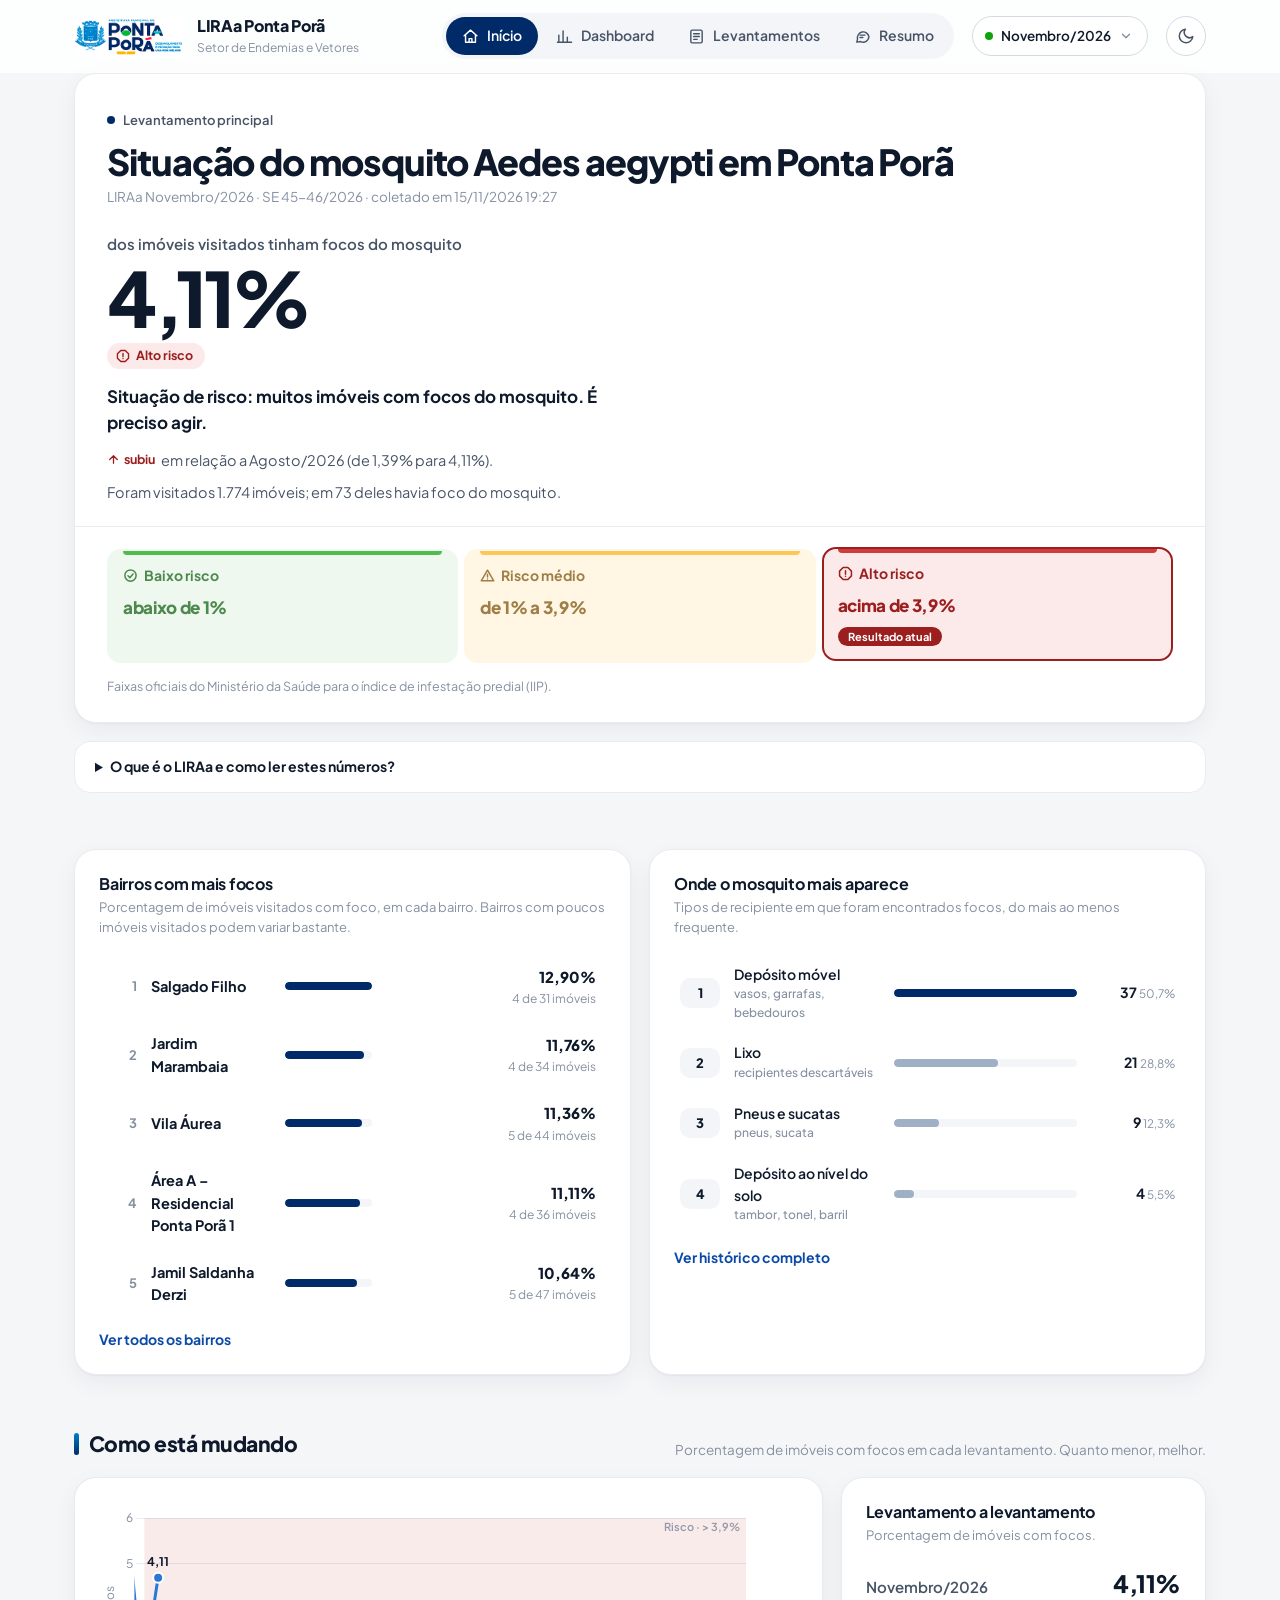
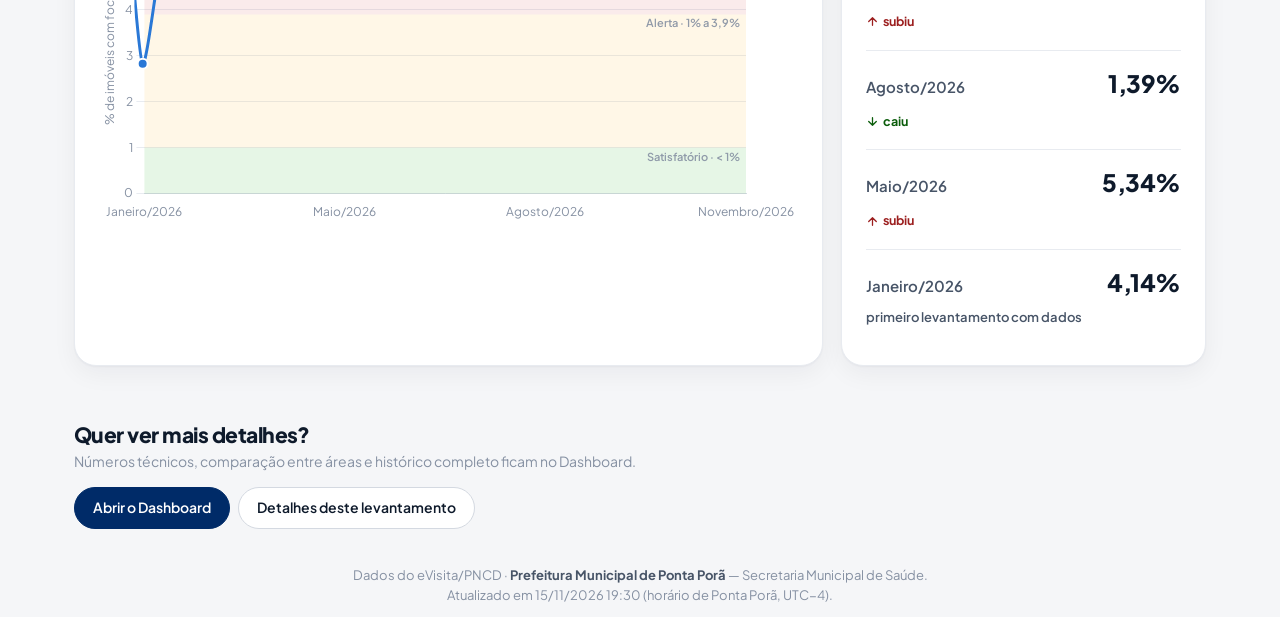
<file: docs/index.html>
<!DOCTYPE html>
<html lang="pt-br">
<head>
<meta charset="UTF-8">
<meta name="viewport" content="width=device-width, initial-scale=1">
<title>LIRAa — Prefeitura Municipal de Ponta Porã</title>
<meta name="description" content="Levantamento Rápido de Índices para Aedes aegypti (LIRAa) de Ponta Porã: IIP, IB, classificação de risco e histórico.">
<link rel="icon" href="assets/logo_pmpp.png">
<link rel="stylesheet" href="assets/css/lira.css?v=20261111">
</head>
<body>
<div id="site-header"></div>

<main class="container" id="conteudo">
  <div id="avisoFallback"></div>
  <section id="destaque" aria-live="polite"></section>

  <details class="saiba-mais">
    <summary>O que é o LIRAa e como ler estes números?</summary>
    <p>O LIRAa é uma pesquisa rápida feita pelos agentes de endemias: eles visitam imóveis da cidade e procuram focos do mosquito <em>Aedes aegypti</em>, que transmite dengue, chikungunya e zika.</p>
    <p>O número principal desta página é a <strong>porcentagem de imóveis visitados em que foi encontrado foco do mosquito</strong> (o IIP). Quanto menor, melhor.</p>
  </details>

  <section class="secao">
    <div class="grid g-2">
      <div class="card">
        <h2 class="card-titulo">Bairros com mais focos</h2>
        <p class="card-sub" id="subRanking"></p>
        <div id="ranking"></div>
        <a class="link-mais" href="dashboard.html#ranking">Ver todos os bairros</a>
      </div>
      <div class="card">
        <h2 class="card-titulo">Onde o mosquito mais aparece</h2>
        <p class="card-sub">Tipos de recipiente em que foram encontrados focos, do mais ao menos frequente.</p>
        <div id="criadouros"></div>
        <a class="link-mais" href="dashboard.html#criadouros">Ver histórico completo</a>
      </div>
    </div>
  </section>

  <section class="secao">
    <div class="secao-titulo"><h2>Como está mudando</h2><p>Porcentagem de imóveis com focos em cada levantamento. Quanto menor, melhor.</p></div>
    <div class="grid g-3">
      <div class="card span-2">
        <div class="chart-wrap"><canvas id="gEvolucao" role="img" aria-label="Evolução da porcentagem de imóveis com focos nos levantamentos"></canvas></div>
      </div>
      <div class="card" id="boxVariacao"></div>
    </div>
  </section>

  <section class="secao mais-detalhes">
    <h2>Quer ver mais detalhes?</h2>
    <p>Números técnicos, comparação entre áreas e histórico completo ficam no Dashboard.</p>
    <div class="acoes"><a class="btn primario" href="dashboard.html">Abrir o Dashboard</a><a class="btn" id="btnDetalhes" href="levantamento.html">Detalhes deste levantamento</a></div>
  </section>

  <details class="saiba-mais" id="obsDados" hidden>
    <summary>Observações sobre os dados</summary>
    <div id="avisoAusentes"></div>
  </details>
</main>

<div id="site-footer"></div>

<script src="assets/data/lira-data.js"></script>
<script src="assets/vendor/chart.umd.min.js?v=20261110"></script>
<script src="assets/js/lira-core.js?v=20261111"></script>
<script src="assets/js/lira-widgets.js?v=20261110"></script>
<script src="assets/js/home.js?v=20261110"></script>
</body>
</html>
</file>
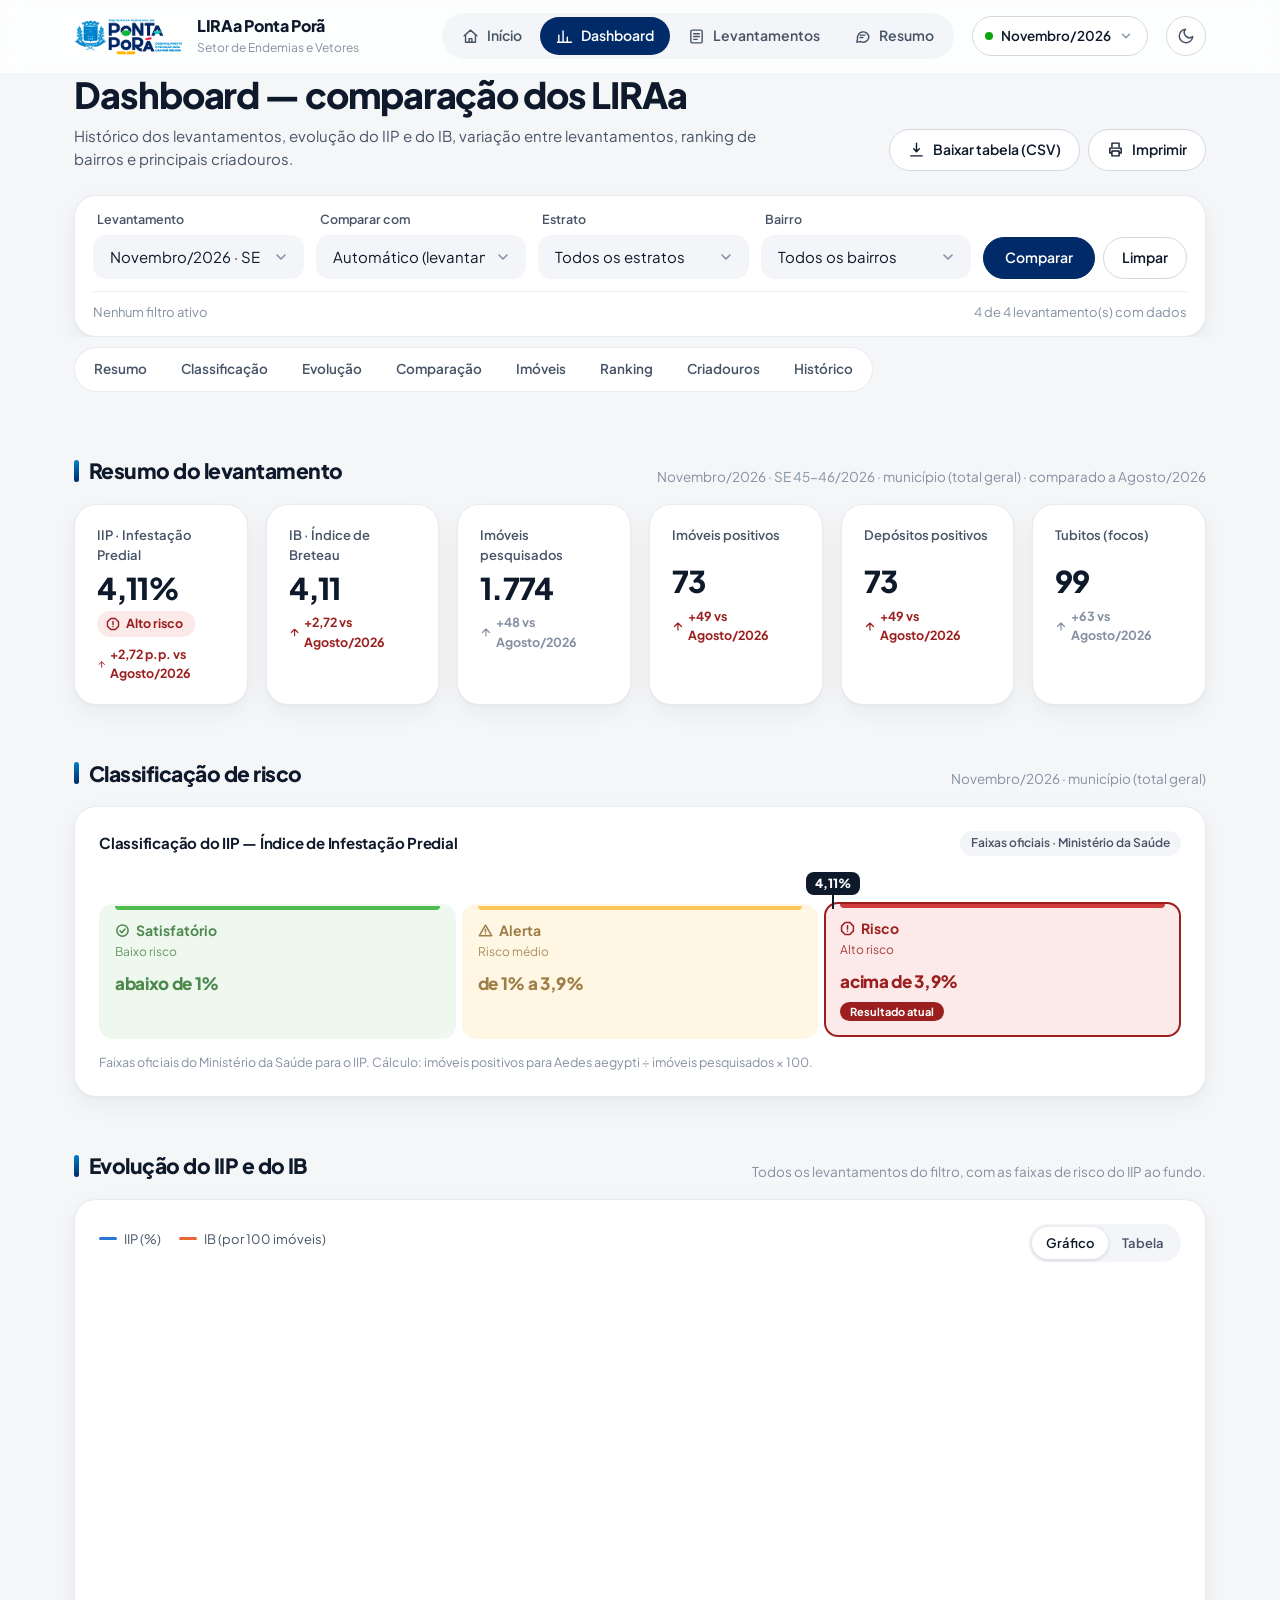
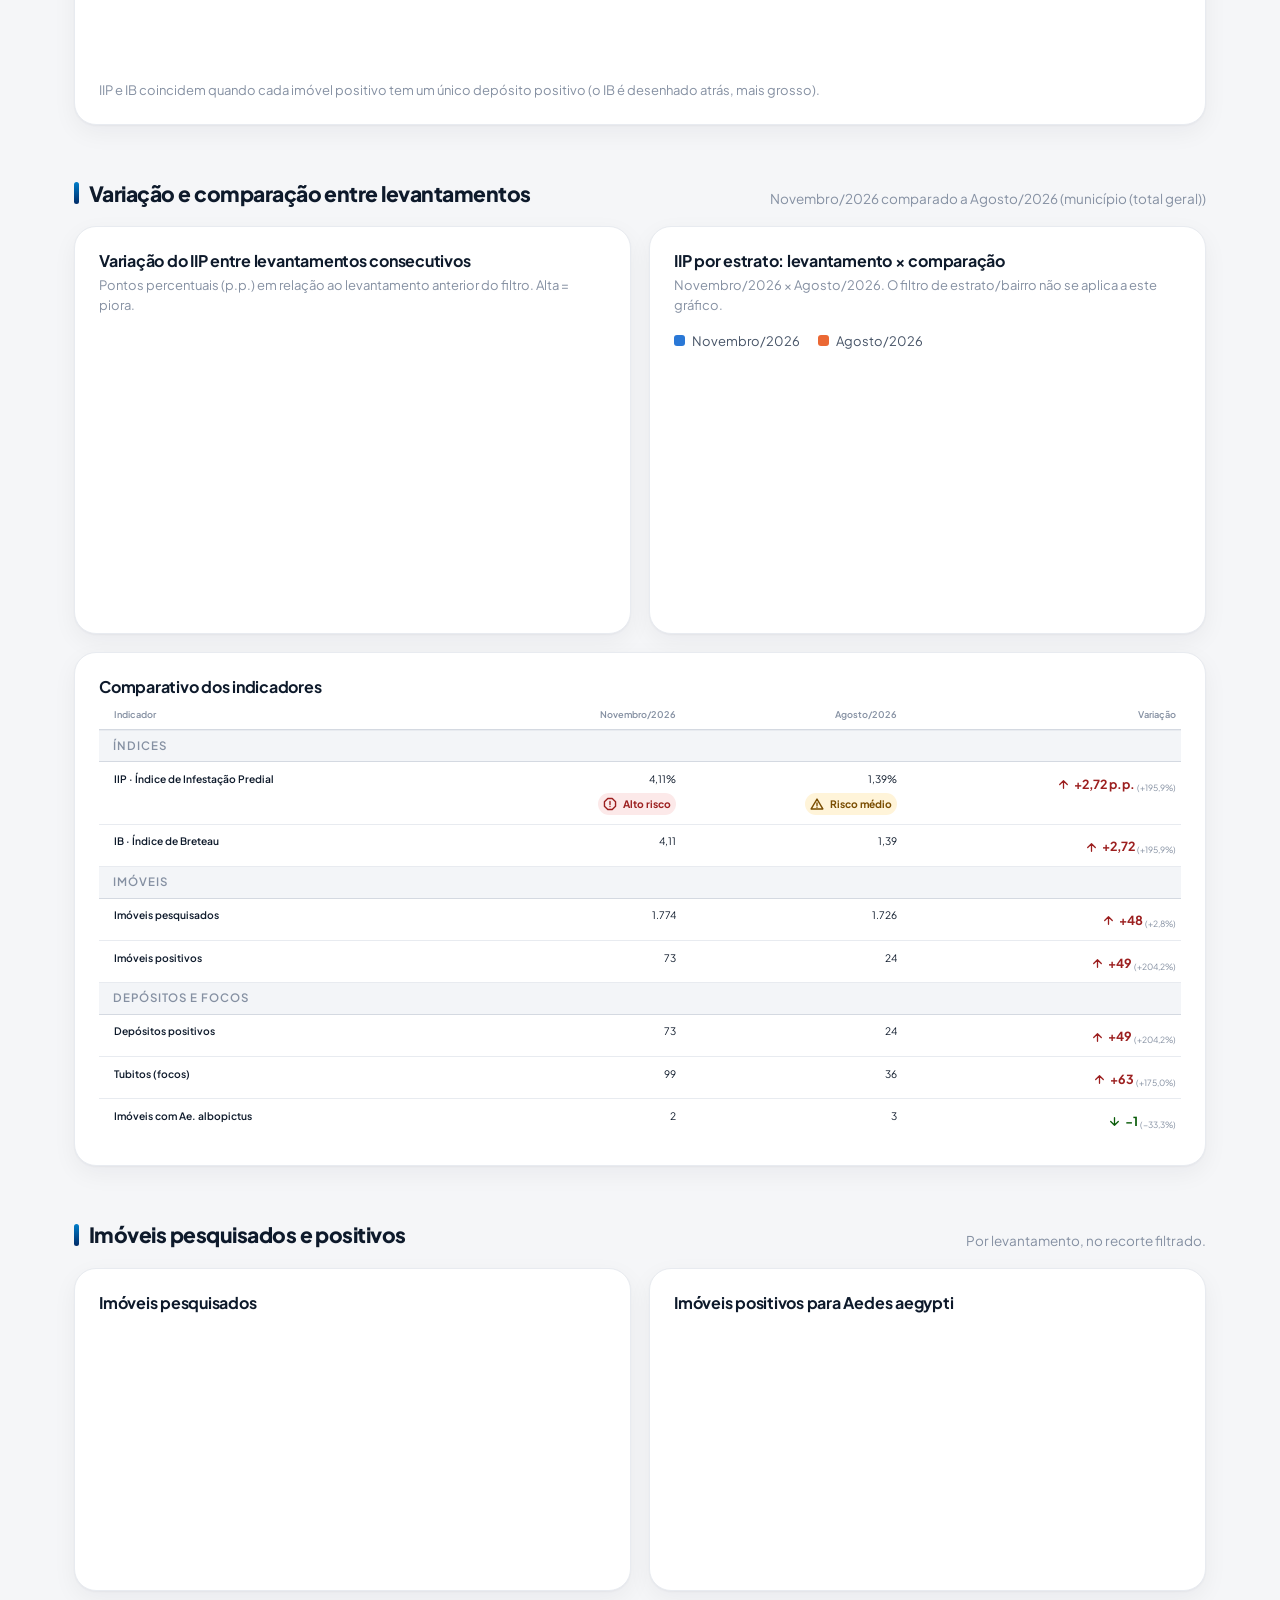
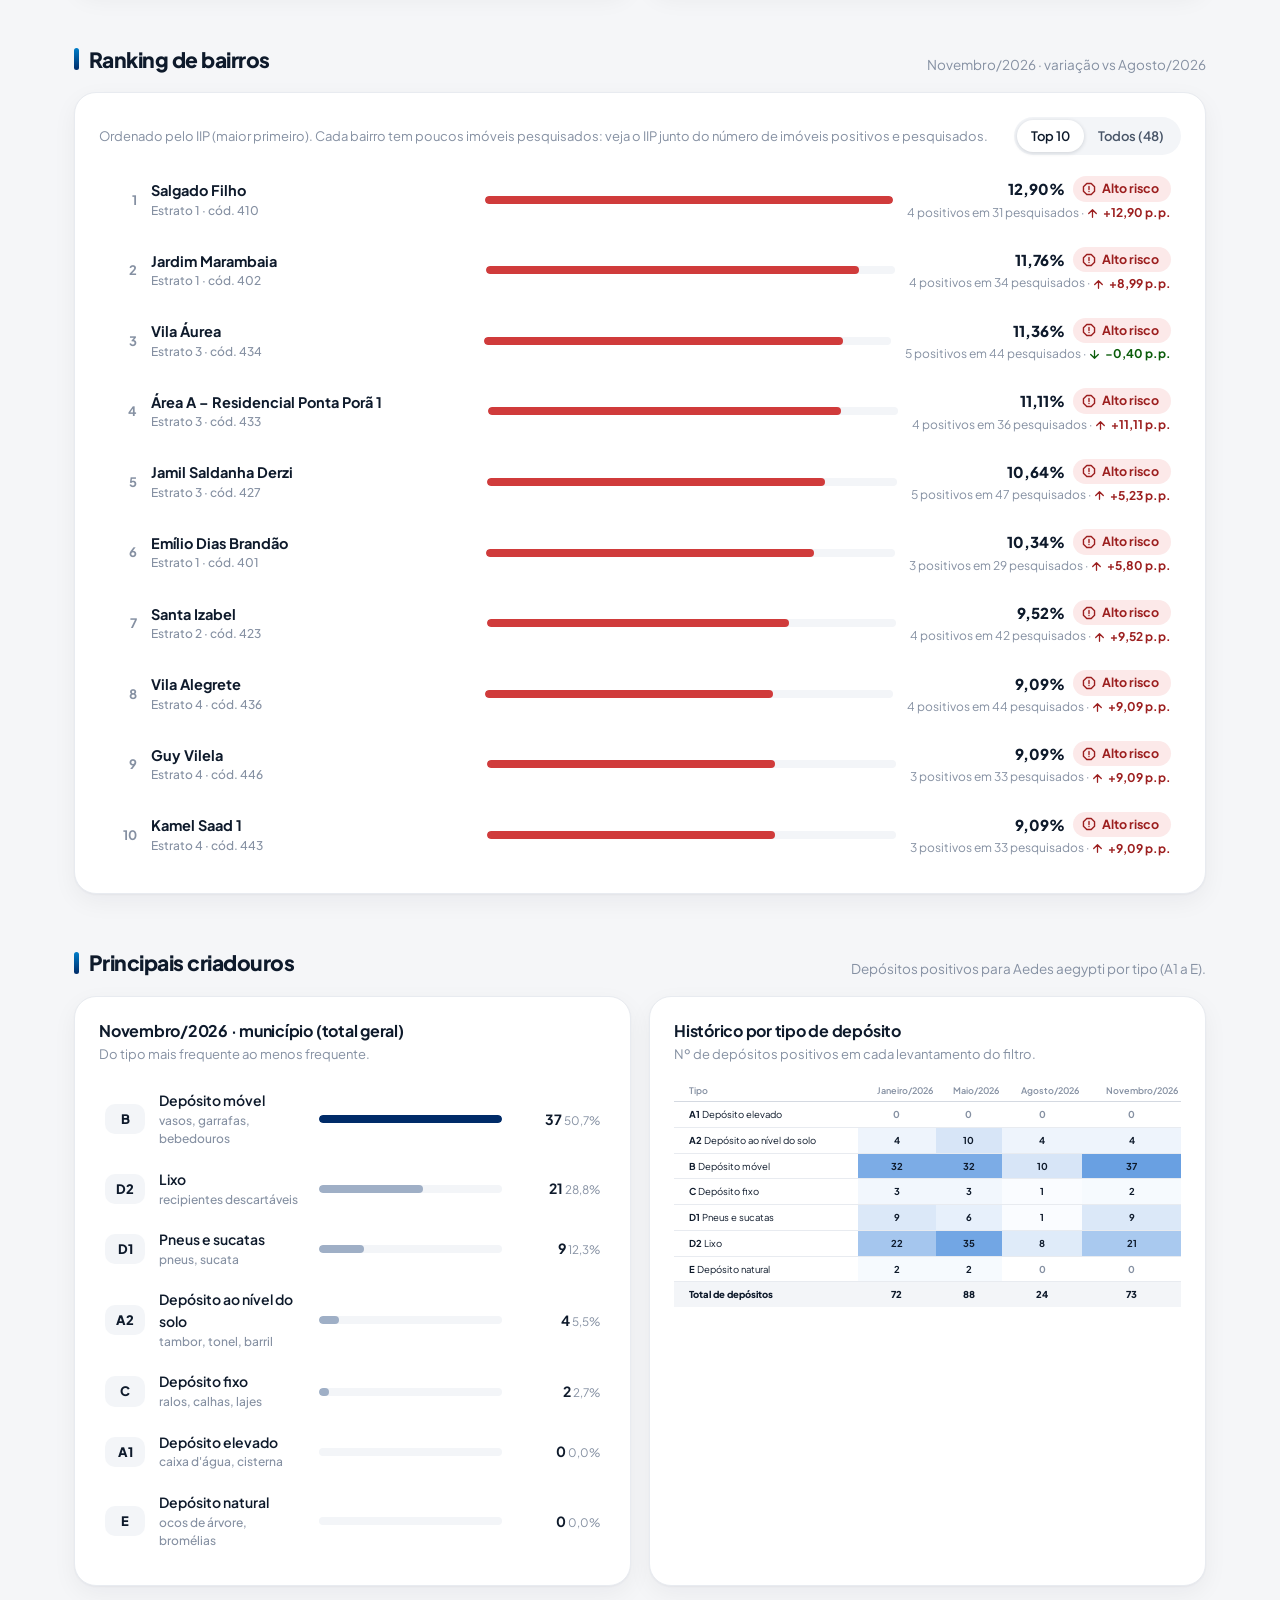
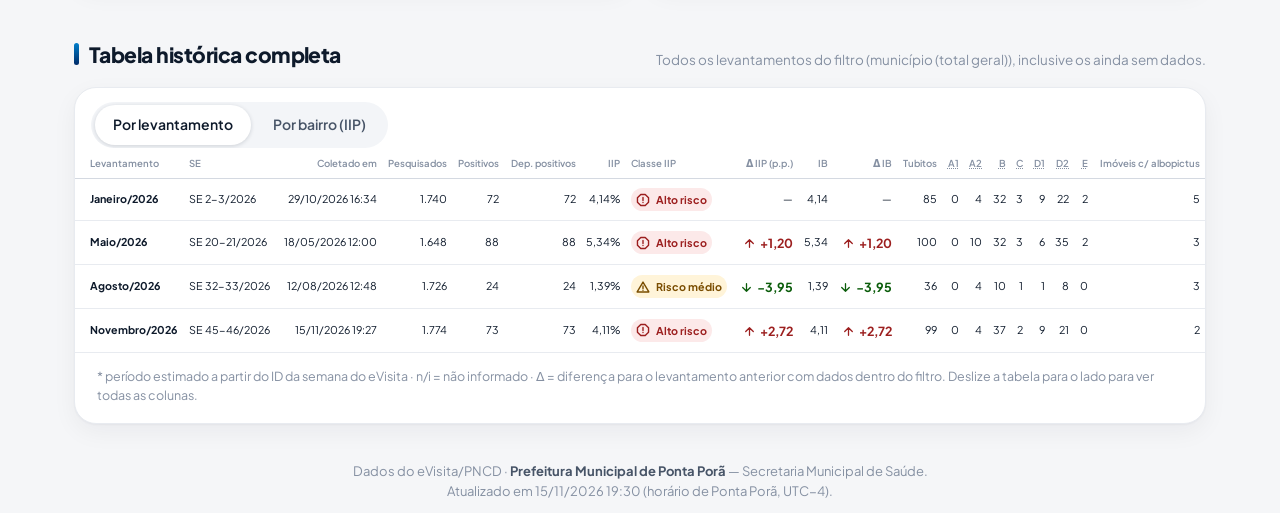
<file: docs/dashboard.html>
<!DOCTYPE html>
<html lang="pt-br">
<head>
<meta charset="UTF-8">
<meta name="viewport" content="width=device-width, initial-scale=1">
<title>Dashboard — Comparação dos LIRAa · Ponta Porã</title>
<meta name="description" content="Histórico e comparação dos LIRAa de Ponta Porã: evolução do IIP e do IB, variação entre levantamentos, ranking de bairros e principais criadouros.">
<link rel="icon" href="assets/logo_pmpp.png">
<link rel="stylesheet" href="assets/css/lira.css?v=20261111">
</head>
<body>
<div id="site-header"></div>

<main class="container" id="conteudo">
  <div class="page-head">
    <div>
      <h1>Dashboard — comparação dos LIRAa</h1>
      <p>Histórico dos levantamentos, evolução do IIP e do IB, variação entre levantamentos, ranking de bairros e principais criadouros.</p>
    </div>
    <div class="acoes">
      <button class="btn" id="btnCsv" type="button"><svg viewBox="0 0 24 24" fill="none" stroke="currentColor" stroke-width="2" stroke-linecap="round" stroke-linejoin="round" aria-hidden="true"><path d="M12 3v12m0 0 4-4m-4 4-4-4M4 21h16"/></svg>Baixar tabela (CSV)</button>
      <button class="btn" id="btnImprimir" type="button"><svg viewBox="0 0 24 24" fill="none" stroke="currentColor" stroke-width="2" stroke-linecap="round" stroke-linejoin="round" aria-hidden="true"><path d="M7 8V3h10v5M7 17H4v-7h16v7h-3M7 14h10v7H7z"/></svg>Imprimir</button>
    </div>
  </div>

  <section class="card filtros" id="filtros" aria-label="Filtros">
    <button class="btn filtros-toggle" id="btnFiltros" type="button" aria-expanded="true">Filtros</button>
    <div class="filtros-grade">
      <div class="campo"><label for="fFoco">Levantamento</label><select id="fFoco"></select></div>
      <div class="campo"><label for="fComp">Comparar com</label><select id="fComp"></select></div>
      <div class="campo"><label for="fEstrato">Estrato</label><select id="fEstrato"></select></div>
      <div class="campo"><label for="fBairro">Bairro</label><select id="fBairro"></select></div>
      <div class="campo campo-botoes"><div class="botoes-filtro"><button class="btn primario" id="btnComparar" type="button">Comparar</button><button class="btn" id="btnLimpar" type="button">Limpar</button></div></div>
    </div>
    <div class="filtros-rodape">
      <div class="chips" id="chips" aria-live="polite"></div>
      <span class="contagem" id="contagem"></span>
    </div>
  </section>

  <nav class="subnav" aria-label="Seções do dashboard" id="subnav">
    <div class="subnav-lista">
      <a href="#sResumo">Resumo</a><a href="#sClass">Classificação</a><a href="#sEvol">Evolução</a><a href="#sComp">Comparação</a><a href="#sImoveis">Imóveis</a><a href="#ranking">Ranking</a><a href="#criadouros">Criadouros</a><a href="#historico">Histórico</a>
    </div>
  </nav>

  <div id="semResultado" hidden class="secao">
    <div class="card"><div class="vazio"><strong>Nenhum levantamento com dados neste filtro</strong>Amplie o período ou limpe os filtros.</div></div>
  </div>

  <div id="erroPainel" class="aviso" role="alert" hidden><div><strong>Não foi possível desenhar parte do painel.</strong> Atualize a página (Ctrl+F5). Se continuar, envie esta mensagem ao suporte: <code></code></div></div>

  <div id="painel">
    <section class="secao" id="sResumo" aria-labelledby="tResumo">
      <div class="secao-titulo"><h2 id="tResumo">Resumo do levantamento</h2><p id="subResumo"></p></div>
      <div class="grid g-kpi" id="kpis"></div>
    </section>

    <section class="secao" id="sClass" aria-labelledby="tClass">
      <div class="secao-titulo"><h2 id="tClass">Classificação de risco</h2><p id="subClass"></p></div>
      <div class="grid g-2" id="legendas"></div>
    </section>

    <section class="secao" id="sEvol" aria-labelledby="tEvol">
      <div class="secao-titulo"><h2 id="tEvol">Evolução do IIP e do IB</h2><p>Todos os levantamentos do filtro, com as faixas de risco do IIP ao fundo.</p></div>
      <div class="card">
        <div class="chart-head">
          <div class="legenda-chart"><span><i class="linha" style="background:var(--serie-1)"></i>IIP (%)</span><span><i class="linha" style="background:var(--serie-2)"></i>IB (por 100 imóveis)</span></div>
          <div class="alterna" role="group" aria-label="Forma de exibição"><button type="button" id="vGrafico" aria-pressed="true">Gráfico</button><button type="button" id="vTabela" aria-pressed="false">Tabela</button></div>
        </div>
        <div class="chart-wrap alto" id="boxEvol"><canvas id="gEvolucao" role="img" aria-label="Evolução do IIP e do IB"></canvas></div>
        <div class="tabela-scroll tabela-chart" id="tabEvol" hidden></div>
        <p class="card-sub" style="margin:8px 0 0">IIP e IB coincidem quando cada imóvel positivo tem um único depósito positivo (o IB é desenhado atrás, mais grosso).</p>
      </div>
    </section>

    <section class="secao" id="sComp" aria-labelledby="tVar">
      <div class="secao-titulo"><h2 id="tVar">Variação e comparação entre levantamentos</h2><p id="subComp"></p></div>
      <div class="grid g-2">
        <div class="card">
          <h3 class="card-titulo">Variação do IIP entre levantamentos consecutivos</h3>
          <p class="card-sub">Pontos percentuais (p.p.) em relação ao levantamento anterior do filtro. Alta = piora.</p>
          <div class="chart-wrap baixo"><canvas id="gVariacao" role="img" aria-label="Variação do IIP entre levantamentos"></canvas></div>
          <div id="vazioVar"></div>
        </div>
        <div class="card">
          <h3 class="card-titulo">IIP por estrato: levantamento × comparação</h3>
          <p class="card-sub" id="subGrupo"></p>
          <div class="legenda-chart" id="legGrupo"></div>
          <div class="chart-wrap baixo"><canvas id="gComp" role="img" aria-label="IIP por estrato nos dois levantamentos comparados"></canvas></div>
        </div>
        <div class="card span-2">
          <h3 class="card-titulo">Comparativo dos indicadores</h3>
          <div class="tabela-scroll" style="max-height:none" id="tabComp"></div>
        </div>
      </div>
    </section>

    <section class="secao" id="sImoveis" aria-labelledby="tImo">
      <div class="secao-titulo"><h2 id="tImo">Imóveis pesquisados e positivos</h2><p>Por levantamento, no recorte filtrado.</p></div>
      <div class="grid g-2">
        <div class="card"><h3 class="card-titulo">Imóveis pesquisados</h3><div class="chart-wrap baixo"><canvas id="gPesq" role="img" aria-label="Imóveis pesquisados por levantamento"></canvas></div></div>
        <div class="card"><h3 class="card-titulo">Imóveis positivos para Aedes aegypti</h3><div class="chart-wrap baixo"><canvas id="gPos" role="img" aria-label="Imóveis positivos por levantamento"></canvas></div></div>
      </div>
    </section>

    <section class="secao" id="ranking" aria-labelledby="tRank">
      <div class="secao-titulo"><h2 id="tRank">Ranking de bairros</h2><p id="subRank"></p></div>
      <div class="card">
        <div class="chart-head">
          <p class="card-sub" style="margin:0">Ordenado pelo IIP (maior primeiro). Cada bairro tem poucos imóveis pesquisados: veja o IIP junto do número de imóveis positivos e pesquisados.</p>
          <div class="alterna" role="group" aria-label="Quantidade de bairros"><button type="button" id="rTop" aria-pressed="true">Top 10</button><button type="button" id="rTodos" aria-pressed="false">Todos</button></div>
        </div>
        <div id="listaRanking"></div>
      </div>
    </section>

    <section class="secao" id="criadouros" aria-labelledby="tCri">
      <div class="secao-titulo"><h2 id="tCri">Principais criadouros</h2><p>Depósitos positivos para Aedes aegypti por tipo (A1 a E).</p></div>
      <div class="grid g-2">
        <div class="card"><h3 class="card-titulo" id="tCriFoco">Levantamento selecionado</h3><p class="card-sub">Do tipo mais frequente ao menos frequente.</p><div id="listaCriadouros"></div></div>
        <div class="card"><h3 class="card-titulo">Histórico por tipo de depósito</h3><p class="card-sub">Nº de depósitos positivos em cada levantamento do filtro.</p><div class="tabela-scroll" style="max-height:none" id="tabCriadouros"></div></div>
      </div>
    </section>
  </div>

  <section class="secao" id="historico" aria-labelledby="tHist">
    <div class="secao-titulo"><h2 id="tHist">Tabela histórica completa</h2><p id="subHist"></p></div>
    <div class="card flush">
      <div style="padding:14px 16px 0">
        <div class="tabs" role="tablist">
          <button role="tab" id="tabLev" aria-selected="true" type="button">Por levantamento</button>
          <button role="tab" id="tabBai" aria-selected="false" type="button">Por bairro (IIP)</button>
        </div>
      </div>
      <div class="tabela-scroll" id="tabHist"></div>
      <p class="nota-tabela" id="notaHist"></p>
    </div>
  </section>
</main>

<div id="site-footer"></div>

<script src="assets/data/lira-data.js"></script>
<script src="assets/vendor/chart.umd.min.js?v=20261029"></script>
<script src="assets/js/lira-core.js?v=20261111"></script>
<script src="assets/js/lira-widgets.js?v=20261029"></script>
<script src="assets/js/dashboard.js?v=20261029"></script>
</body>
</html>
</file>
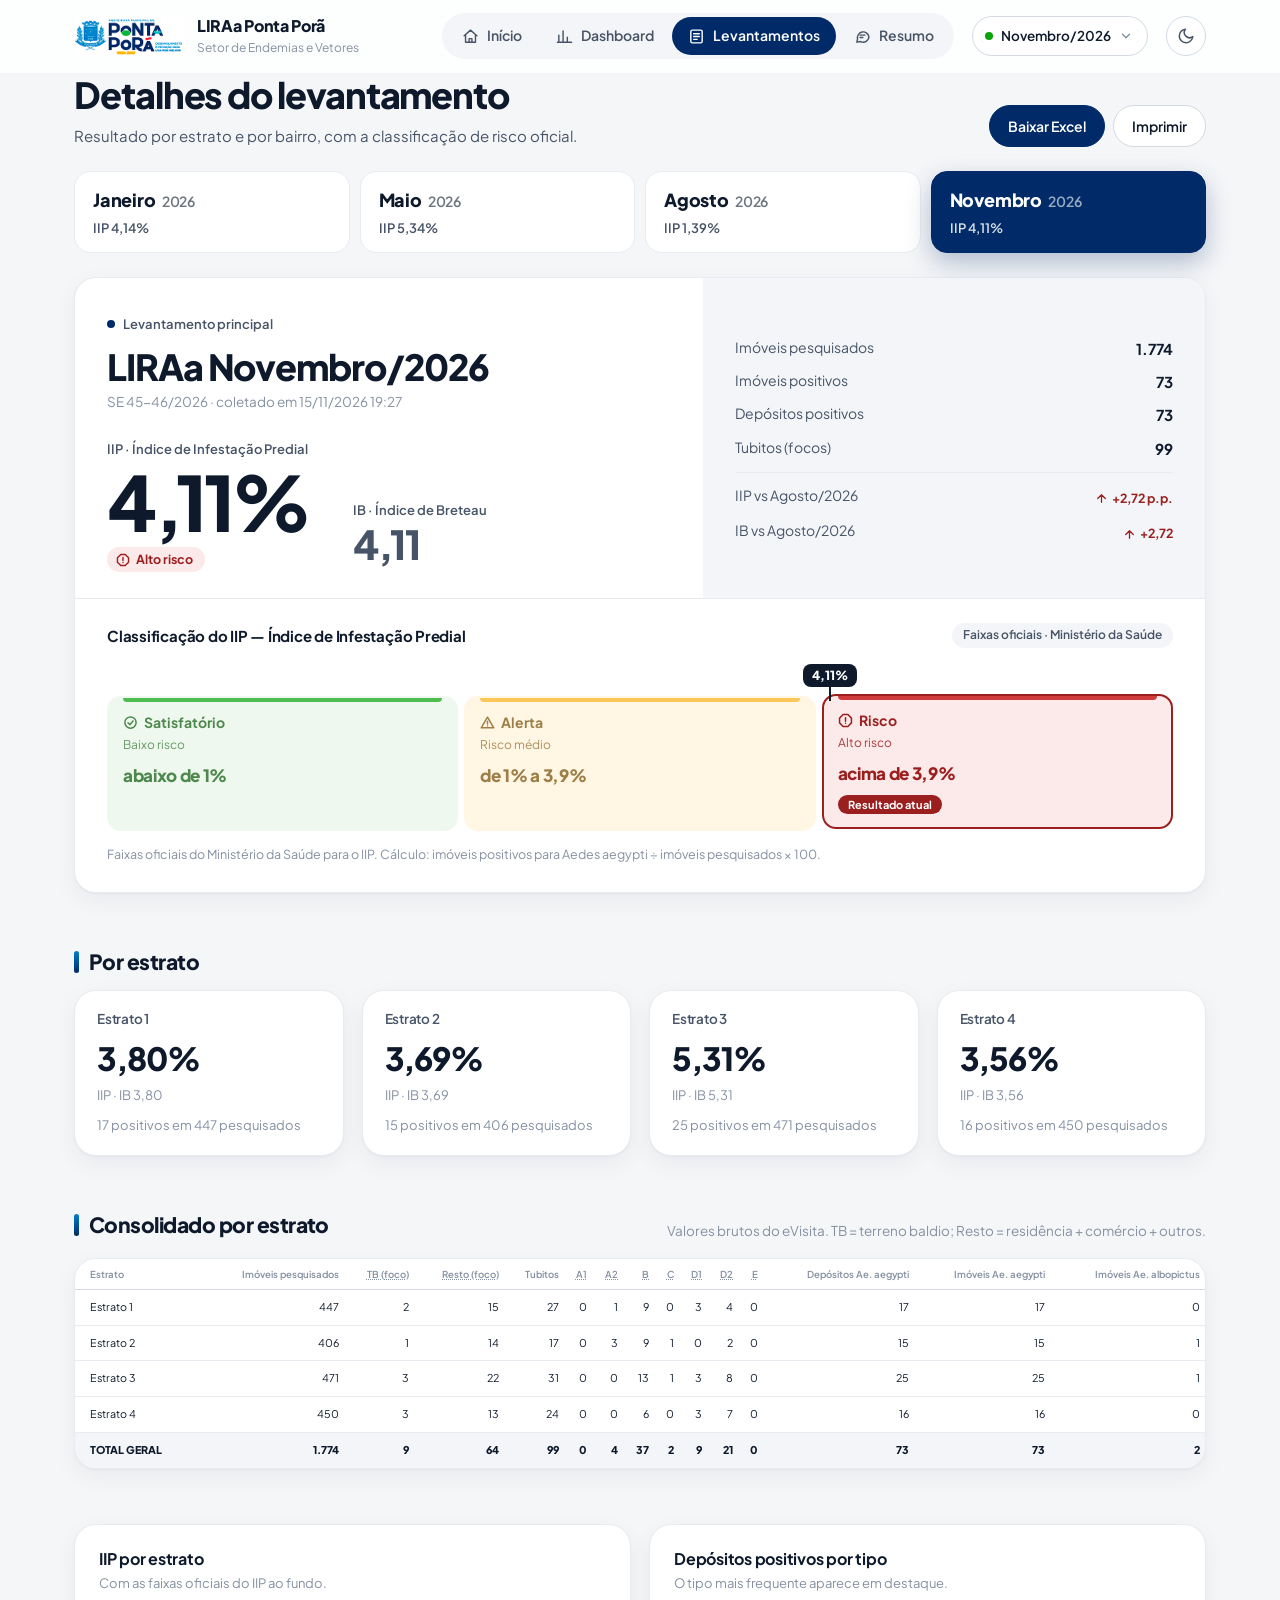
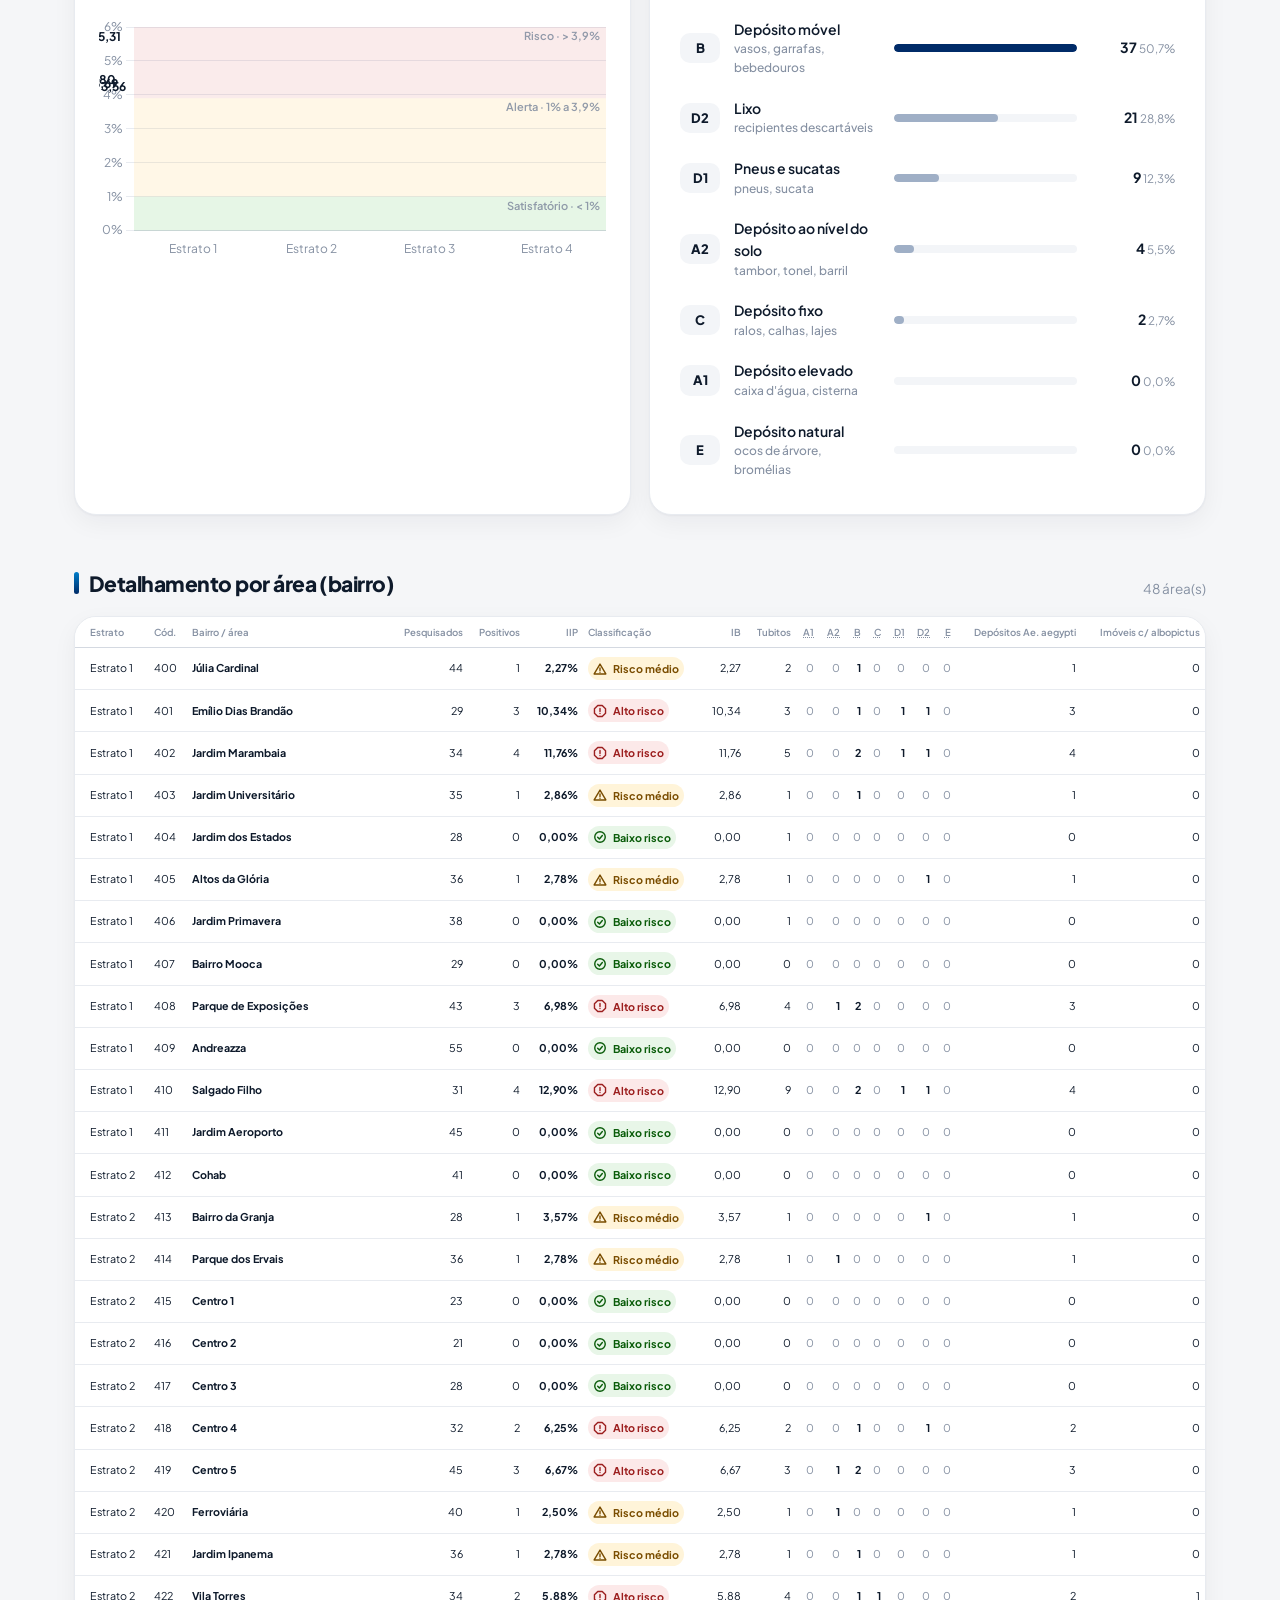
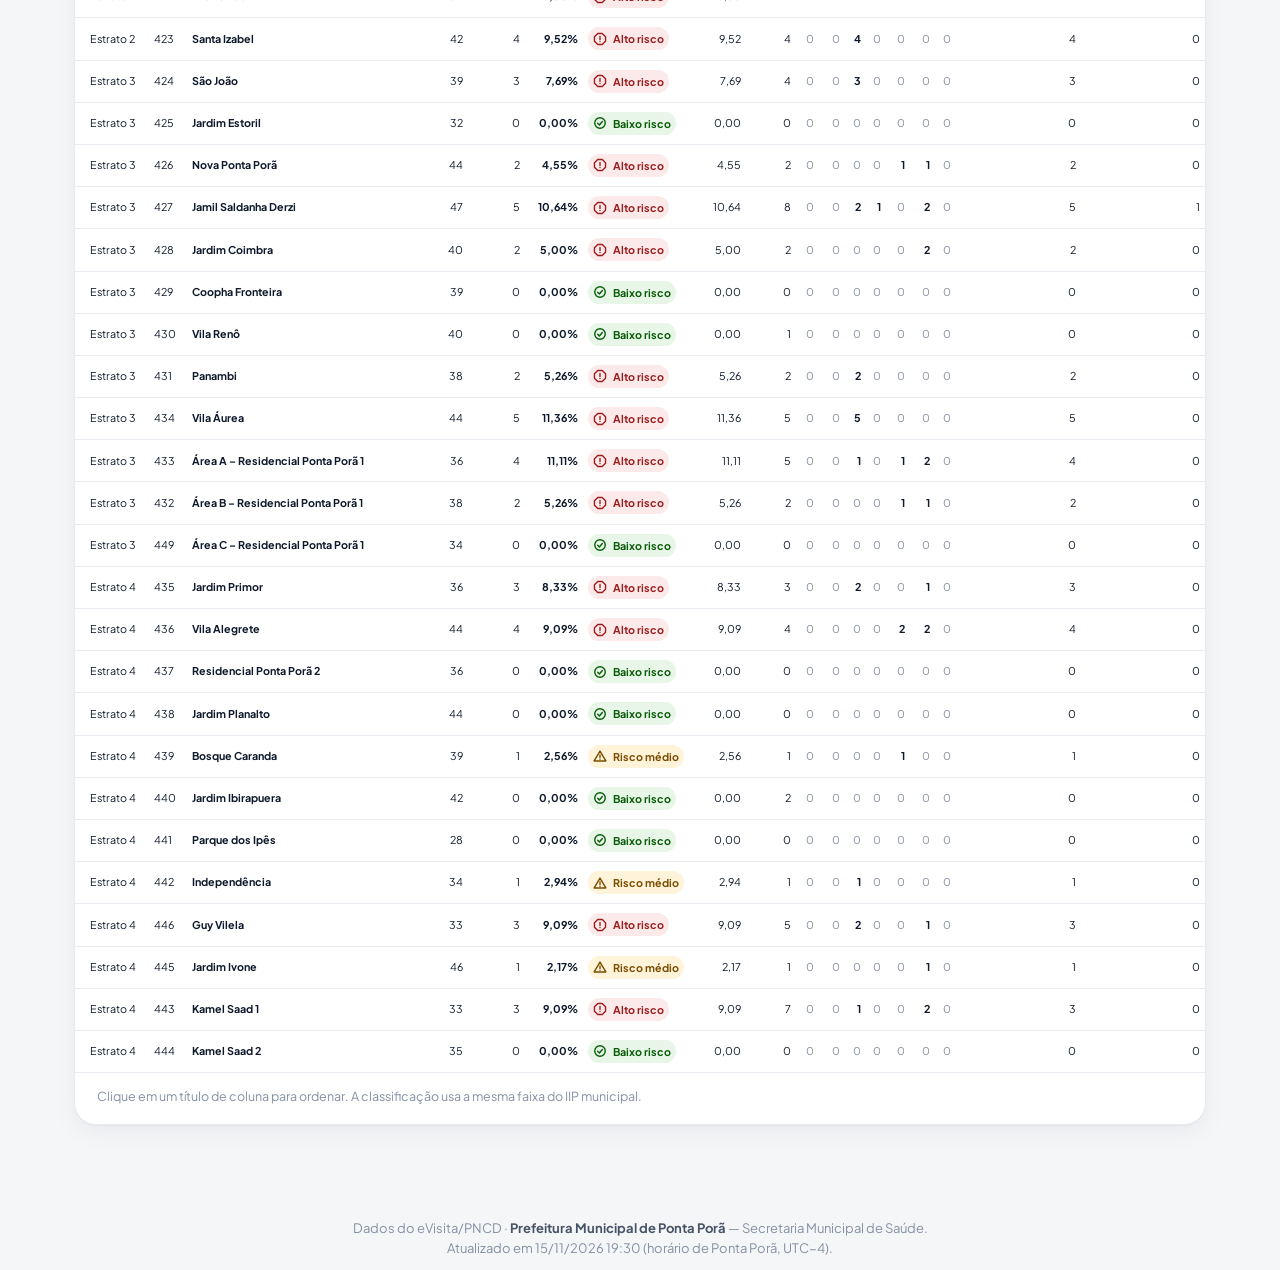
<file: docs/levantamento.html>
<!DOCTYPE html>
<html lang="pt-br">
<head>
<meta charset="UTF-8">
<meta name="viewport" content="width=device-width, initial-scale=1">
<title>Detalhes do levantamento — LIRAa Ponta Porã</title>
<meta name="description" content="Detalhes de um levantamento LIRAa de Ponta Porã: classificação de risco, estratos, bairros e tipos de depósito.">
<link rel="icon" href="assets/logo_pmpp.png">
<link rel="stylesheet" href="assets/css/lira.css?v=20261111">
</head>
<body>
<div id="site-header"></div>

<main class="container" id="conteudo">
  <div class="page-head">
    <div>
      <h1>Detalhes do levantamento</h1>
      <p>Resultado por estrato e por bairro, com a classificação de risco oficial.</p>
    </div>
    <div class="acoes">
      <button class="btn primario" id="btnExcel" type="button">Baixar Excel</button>
      <button class="btn" id="btnImprimir" type="button">Imprimir</button>
    </div>
  </div>

  <nav class="meses" id="meses" aria-label="Escolher o mês do levantamento"></nav>

  <div id="semDados" hidden></div>

  <div id="conteudoLev">
    <section id="destaque"></section>

    <section class="secao"><div class="secao-titulo"><h2>Por estrato</h2></div><div class="grid g-4" id="cardsEstratos"></div></section>

    <section class="secao">
      <div class="secao-titulo"><h2>Consolidado por estrato</h2><p>Valores brutos do eVisita. TB = terreno baldio; Resto = residência + comércio + outros.</p></div>
      <div class="card flush"><div class="tabela-scroll" style="max-height:none" id="tabConsolidado"></div></div>
    </section>

    <section class="secao">
      <div class="grid g-2">
        <div class="card"><h3 class="card-titulo">IIP por estrato</h3><p class="card-sub">Com as faixas oficiais do IIP ao fundo.</p><div class="chart-wrap baixo"><canvas id="gEstratos" role="img" aria-label="IIP por estrato"></canvas></div></div>
        <div class="card"><h3 class="card-titulo">Depósitos positivos por tipo</h3><p class="card-sub">O tipo mais frequente aparece em destaque.</p><div id="listaCriadouros"></div></div>
      </div>
    </section>

    <section class="secao">
      <div class="secao-titulo"><h2>Detalhamento por área (bairro)</h2><p id="contadorAreas"></p></div>
      <div class="card flush"><div class="tabela-scroll" id="tabAreas"></div><p class="nota-tabela">Clique em um título de coluna para ordenar. A classificação usa a mesma faixa do IIP municipal.</p></div>
    </section>

    <div id="avisoAusentes" class="secao"></div>
  </div>
</main>

<div id="site-footer"></div>

<script src="assets/data/lira-data.js"></script>
<script src="assets/vendor/chart.umd.min.js?v=20261029"></script>
<script src="assets/vendor/xlsx.full.min.js?v=20261029"></script>
<script src="assets/js/lira-core.js?v=20261111"></script>
<script src="assets/js/lira-widgets.js?v=20261029"></script>
<script src="assets/js/levantamento.js?v=20261029"></script>
</body>
</html>
</file>
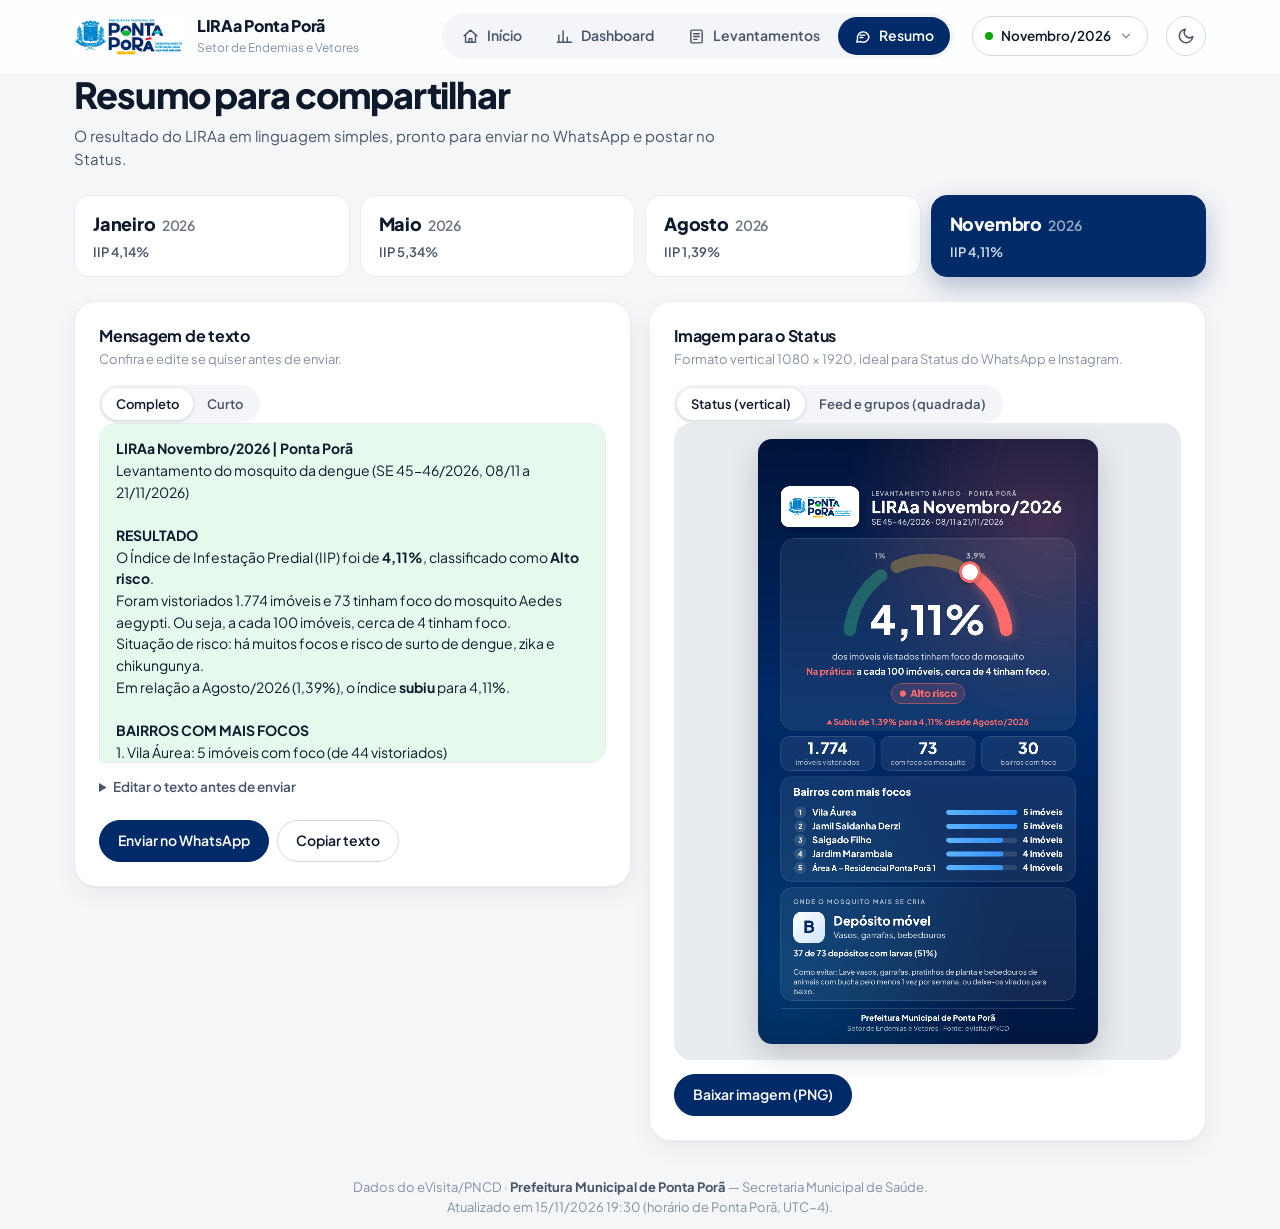
<file: docs/resumo.html>
<!DOCTYPE html>
<html lang="pt-br">
<head>
<meta charset="UTF-8">
<meta name="viewport" content="width=device-width, initial-scale=1">
<title>Resumo para compartilhar — LIRAa Ponta Porã</title>
<meta name="description" content="Resumo do LIRAa em linguagem simples, pronto para compartilhar no WhatsApp, com imagem para o Status.">
<link rel="icon" href="assets/logo_pmpp.png">
<link rel="stylesheet" href="assets/css/lira.css?v=20261111">
</head>
<body>
<div id="site-header"></div>

<main class="container" id="conteudo">
  <div class="page-head">
    <div>
      <h1>Resumo para compartilhar</h1>
      <p>O resultado do LIRAa em linguagem simples, pronto para enviar no WhatsApp e postar no Status.</p>
    </div>
    <div class="acoes">
    </div>
  </div>

  <nav class="meses" id="meses" aria-label="Escolher o mês do levantamento"></nav>

  <div id="semDados" hidden></div>

  <div id="conteudoRes" class="grid g-2 resumo-grade">
    <section class="card">
      <h2 class="card-titulo">Mensagem de texto</h2>
      <p class="card-sub">Confira e edite se quiser antes de enviar.</p>
      <div class="alterna" id="tamTexto" role="group" aria-label="Tamanho do texto"><button type="button" data-t="completo" aria-pressed="true">Completo</button><button type="button" data-t="curto" aria-pressed="false">Curto</button></div>
      <div class="zap-previa" id="previa" aria-label="Pré-visualização da mensagem"></div>
      <details class="editar"><summary>Editar o texto antes de enviar</summary>
      <label class="sr-only" for="textoZap">Texto da mensagem</label>
      <textarea id="textoZap" class="zap-texto" rows="12"></textarea></details>
      <div class="acoes" style="margin-top:14px">
        <a class="btn primario" id="btnZap" target="_blank" rel="noopener">Enviar no WhatsApp</a>
        <button class="btn" id="btnCopiar" type="button">Copiar texto</button>
        <span class="feedback" id="fbTexto" role="status" aria-live="polite"></span>
      </div>
    </section>

    <section class="card">
      <h2 class="card-titulo">Imagem para o Status</h2>
      <p class="card-sub" id="subImg">Formato vertical 1080 × 1920, ideal para Status do WhatsApp e Instagram.</p>
      <div class="alterna" id="fmtImg" role="group" aria-label="Formato da imagem"><button type="button" data-f="status" aria-pressed="true">Status (vertical)</button><button type="button" data-f="quadrada" aria-pressed="false">Feed e grupos (quadrada)</button></div>
      <div class="img-moldura"><canvas id="cvImagem" role="img" aria-label="Imagem do resumo do LIRAa"></canvas></div>
      <div class="acoes" style="margin-top:14px">
        <button class="btn primario" id="btnBaixar" type="button">Baixar imagem (PNG)</button>
        <button class="btn" id="btnCompartilhar" type="button" hidden>Compartilhar imagem</button>
        <span class="feedback" id="fbImg" role="status" aria-live="polite"></span>
      </div>
    </section>
  </div>
</main>

<div id="site-footer"></div>

<script src="assets/data/lira-data.js"></script>
<script src="assets/js/lira-core.js?v=20261111"></script>
<script src="assets/js/logo-data.js?v=20261029"></script>
<script src="assets/js/lira-resumo.js?v=20261110"></script>
<script src="assets/js/resumo.js?v=20261029"></script>
</body>
</html>
</file>
<file: docs/assets/css/lira.css>
/* =========================================================
   LIRAa — Prefeitura Municipal de Ponta Porã
   Visual limpo: neutros + azul-marinho da marca; cor só onde há
   significado (classificação de risco).
   Fonte: Plus Jakarta Sans (local, assets/fonts)
   ========================================================= */

@font-face { font-family: "Plus Jakarta Sans"; font-weight: 400; font-style: normal; font-display: swap; src: url("../fonts/plus-jakarta-sans-latin-400-normal.woff2") format("woff2"); }
@font-face { font-family: "Plus Jakarta Sans"; font-weight: 500; font-style: normal; font-display: swap; src: url("../fonts/plus-jakarta-sans-latin-500-normal.woff2") format("woff2"); }
@font-face { font-family: "Plus Jakarta Sans"; font-weight: 600; font-style: normal; font-display: swap; src: url("../fonts/plus-jakarta-sans-latin-600-normal.woff2") format("woff2"); }
@font-face { font-family: "Plus Jakarta Sans"; font-weight: 700; font-style: normal; font-display: swap; src: url("../fonts/plus-jakarta-sans-latin-700-normal.woff2") format("woff2"); }
@font-face { font-family: "Plus Jakarta Sans"; font-weight: 800; font-style: normal; font-display: swap; src: url("../fonts/plus-jakarta-sans-latin-800-normal.woff2") format("woff2"); }

:root {
  color-scheme: light;
  --marinho: #002b68;
  --azul: #007eca;

  --bg: #f5f6f8;
  --surface: #ffffff;
  --surface-2: #f3f5f8;
  --ink: #0e1a2b;
  --ink-2: #475467;
  --muted: #8590a2;
  --line: #e8ebf0;
  --line-strong: #d4d9e1;
  --accent: #0b4aa8;
  --header-bg: rgba(255, 255, 255, .82);
  --shadow: 0 1px 2px rgba(14, 26, 43, .04), 0 8px 24px rgba(14, 26, 43, .05);
  --shadow-hover: 0 2px 4px rgba(14, 26, 43, .05), 0 12px 32px rgba(14, 26, 43, .09);
  --focus: #1d6fe0;

  /* gráficos */
  --serie-1: #2a78d6;
  --serie-2: #eb6834;
  --serie-3: #1baf7a;
  --seq-1: #cde2fb; --seq-3: #5598e7;

  /* classificação de risco (status — sempre com ícone + rótulo) */
  --risk-baixo: #0ca30c;  --risk-baixo-bg: #e8f6e8;  --risk-baixo-ink: #0a5c0a;
  --risk-medio: #fab219;  --risk-medio-bg: #fff4d9;  --risk-medio-ink: #7a4d00;
  --risk-alto:  #d03b3b;  --risk-alto-bg:  #fce9e9;  --risk-alto-ink:  #9c1f1f;

  --font: "Plus Jakarta Sans", system-ui, -apple-system, "Segoe UI", Roboto, Arial, sans-serif;
  --ease: cubic-bezier(.2, .7, .2, 1);
  --spring: cubic-bezier(.34, 1.4, .64, 1);
}

@media (prefers-color-scheme: dark) {
  :root:not([data-theme="light"]) {
    color-scheme: dark;
    --bg: #0b121c; --surface: #121b28; --surface-2: #182233;
    --ink: #eaf0f8; --ink-2: #b2bece; --muted: #7f8ca0;
    --line: #223044; --line-strong: #314259; --accent: #6bb0f2;
    --header-bg: rgba(14, 22, 34, .82);
    --shadow: 0 1px 2px rgba(0, 0, 0, .4), 0 8px 24px rgba(0, 0, 0, .25);
    --shadow-hover: 0 2px 4px rgba(0, 0, 0, .4), 0 12px 32px rgba(0, 0, 0, .35);
    --serie-1: #3987e5; --serie-2: #d95926; --serie-3: #199e70; --seq-1: #14304f; --seq-3: #2a78d6;
    --risk-baixo-bg: #10291a; --risk-baixo-ink: #6fdc7d;
    --risk-medio-bg: #33290c; --risk-medio-ink: #ffcf66;
    --risk-alto-bg: #381516;  --risk-alto-ink: #ff9a9a;
  }
}
:root[data-theme="dark"] {
  color-scheme: dark;
  --bg: #0b121c; --surface: #121b28; --surface-2: #182233;
  --ink: #eaf0f8; --ink-2: #b2bece; --muted: #7f8ca0;
  --line: #223044; --line-strong: #314259; --accent: #6bb0f2;
  --header-bg: rgba(14, 22, 34, .82);
  --shadow: 0 1px 2px rgba(0, 0, 0, .4), 0 8px 24px rgba(0, 0, 0, .25);
  --shadow-hover: 0 2px 4px rgba(0, 0, 0, .4), 0 12px 32px rgba(0, 0, 0, .35);
  --serie-1: #3987e5; --serie-2: #d95926; --serie-3: #199e70; --seq-1: #14304f; --seq-3: #2a78d6;
  --risk-baixo-bg: #10291a; --risk-baixo-ink: #6fdc7d;
  --risk-medio-bg: #33290c; --risk-medio-ink: #ffcf66;
  --risk-alto-bg: #381516;  --risk-alto-ink: #ff9a9a;
}

* { box-sizing: border-box; }
html { -webkit-text-size-adjust: 100%; scroll-behavior: smooth; scroll-padding-top: 132px; }
body {
  margin: 0; background: var(--bg); color: var(--ink);
  font-family: var(--font); font-size: 15px; line-height: 1.55; -webkit-font-smoothing: antialiased;
  font-feature-settings: "tnum" 0;
}
h1, h2, h3 { font-family: var(--font); color: var(--ink); margin: 0; line-height: 1.2; letter-spacing: -.015em; }
p { margin: 0; }
a { color: var(--accent); }
img { max-width: 100%; }
button, select, input { font: inherit; color: inherit; }
:focus-visible { outline: 3px solid var(--focus); outline-offset: 2px; border-radius: 8px; }
.sr-only { position: absolute; width: 1px; height: 1px; overflow: hidden; clip: rect(0 0 0 0); white-space: nowrap; }
[hidden] { display: none !important; }
.container { width: 100%; max-width: 1180px; margin: 0 auto; padding: 0 24px; }
.num, table.dados, .val, .kpi .val { font-variant-numeric: tabular-nums; }

/* ---------- Cabeçalho ---------- */
.site-header {
  position: sticky; top: 0; z-index: 50;
  background: var(--header-bg); -webkit-backdrop-filter: saturate(160%) blur(14px); backdrop-filter: saturate(160%) blur(14px);
  border-bottom: 1px solid transparent; transition: border-color .2s, box-shadow .2s;
}
.site-header.rolou { border-bottom-color: var(--line); box-shadow: 0 6px 20px rgba(14, 26, 43, .05); }
.site-header .container { display: flex; align-items: center; gap: 18px; min-height: 72px; }
.brand { display: flex; align-items: center; gap: 12px; text-decoration: none; color: inherit; min-width: 0; margin-right: auto; }
.brand img { height: 42px; width: auto; flex: none; }
.brand-text strong { display: block; font-weight: 800; font-size: 16px; letter-spacing: -.02em; color: var(--ink); white-space: nowrap; }
.brand-text span { display: block; font-size: 12px; color: var(--muted); white-space: nowrap; }

.nav-principal { position: relative; display: flex; gap: 2px; padding: 4px; background: var(--surface-2); border-radius: 999px; }
.nav-principal a {
  position: relative; z-index: 1; display: inline-flex; align-items: center; gap: 8px;
  padding: 8px 16px; border-radius: 999px; color: var(--ink-2); text-decoration: none; font-weight: 600; font-size: 14px;
  transition: color .2s;
}
.nav-principal a svg { width: 17px; height: 17px; flex: none; }
.nav-principal a:hover { color: var(--ink); }
.nav-principal a.sel { color: #fff; }
.nav-ind { position: absolute; z-index: 0; top: 4px; bottom: 4px; left: 0; width: 0; border-radius: 999px; background: var(--marinho); transition: transform .45s var(--spring), width .45s var(--spring), opacity .2s; opacity: 0; }
.nav-ind.pronto { opacity: 1; }
:root[data-theme="dark"] .nav-ind { background: var(--azul); }
@media (prefers-color-scheme: dark) { :root:not([data-theme="light"]) .nav-ind { background: var(--azul); } }

/* seletor de levantamento (menu suspenso) */
.menu-lev { position: relative; }
.menu-lev > button {
  display: inline-flex; align-items: center; gap: 8px; min-height: 40px; padding: 6px 14px 6px 12px;
  border: 1px solid var(--line-strong); background: var(--surface); border-radius: 999px; cursor: pointer; font-weight: 600; font-size: 13.5px;
  transition: border-color .2s, box-shadow .2s;
}
.menu-lev > button:hover, .menu-lev > button[aria-expanded="true"] { border-color: var(--marinho); box-shadow: 0 0 0 3px color-mix(in srgb, var(--marinho) 12%, transparent); }
.menu-lev .pt { width: 8px; height: 8px; border-radius: 50%; background: var(--muted); flex: none; }
.menu-lev .pt.dados { background: var(--risk-baixo); }
.menu-lev .seta { width: 14px; height: 14px; transition: transform .25s var(--ease); color: var(--muted); }
.menu-lev > button[aria-expanded="true"] .seta { transform: rotate(180deg); }
.menu-painel {
  position: absolute; right: 0; top: calc(100% + 10px); width: 320px; max-width: calc(100vw - 28px);
  background: var(--surface); border: 1px solid var(--line); border-radius: 18px; box-shadow: var(--shadow-hover); padding: 8px;
  opacity: 0; transform: translateY(-6px) scale(.98); pointer-events: none; transition: opacity .18s, transform .22s var(--ease);
}
.menu-painel.aberto { opacity: 1; transform: none; pointer-events: auto; }
.menu-painel h4 { margin: 8px 10px 6px; font-size: 11.5px; font-weight: 700; color: var(--muted); letter-spacing: .02em; }
.menu-item { display: grid; grid-template-columns: 1fr auto; gap: 2px 10px; align-items: center; padding: 10px 12px; border-radius: 12px; text-decoration: none; color: var(--ink); transition: background .15s; }
.menu-item:hover, .menu-item:focus-visible { background: var(--surface-2); }
.menu-item b { font-weight: 700; font-size: 14px; }
.menu-item small { color: var(--muted); font-size: 12px; grid-column: 1; }
.menu-item .estado { grid-column: 2; grid-row: 1 / span 2; font-size: 12px; font-weight: 700; color: var(--ink-2); }
.menu-item .estado.sem { color: var(--muted); font-weight: 600; }

.btn-tema {
  display: inline-grid; place-items: center; width: 40px; height: 40px; flex: none; border: 1px solid var(--line-strong);
  background: var(--surface); border-radius: 50%; cursor: pointer; color: var(--ink-2); transition: transform .3s var(--ease), border-color .2s;
}
.btn-tema:hover { border-color: var(--marinho); color: var(--ink); transform: rotate(18deg); }
.btn-tema svg { width: 18px; height: 18px; }

/* barra inferior no celular */
@media (max-width: 860px) { .menu-lev { display: none; } }
@media (max-width: 760px) {
  .brand-text span { display: none; }
  .site-header .container { min-height: 60px; gap: 10px; }
  .brand img { height: 36px; }
  .nav-principal {
    position: fixed; left: 12px; right: 12px; bottom: calc(10px + env(safe-area-inset-bottom)); z-index: 60;
    background: var(--surface); border: 1px solid var(--line); box-shadow: var(--shadow-hover); border-radius: 22px; padding: 6px; gap: 4px;
  }
  .nav-principal a { flex: 1; flex-direction: column; gap: 2px; font-size: 11.5px; padding: 8px 4px; border-radius: 16px; }
  .nav-principal a svg { width: 21px; height: 21px; }
  .nav-ind { top: 6px; bottom: 6px; border-radius: 16px; }
  body { padding-bottom: 92px; }
}

/* ---------- Estrutura ---------- */
main { padding: 20px 0 64px; }
.page-head { display: flex; flex-wrap: wrap; align-items: flex-end; justify-content: space-between; gap: 14px 24px; margin-bottom: 24px; }
.page-head h1 { font-size: clamp(26px, 4vw, 36px); font-weight: 800; letter-spacing: -.03em; }
.page-head p { color: var(--ink-2); margin-top: 8px; max-width: 62ch; }
.acoes { display: flex; flex-wrap: wrap; gap: 8px; align-items: center; }

.secao { margin-top: 44px; }
.secao-titulo { display: flex; flex-wrap: wrap; align-items: baseline; justify-content: space-between; gap: 4px 16px; margin-bottom: 16px; }
.secao-titulo h2 { font-size: 21px; font-weight: 800; letter-spacing: -.025em; }
.secao-titulo p { color: var(--muted); font-size: 13.5px; }

.card { background: var(--surface); border: 1px solid var(--line); border-radius: 22px; box-shadow: var(--shadow); padding: 24px; }
.card.flush { padding: 0; overflow: hidden; }
.card.sutil { box-shadow: none; }
a.card { transition: transform .25s var(--ease), box-shadow .25s var(--ease), border-color .2s; }
a.card:hover { transform: translateY(-2px); box-shadow: var(--shadow-hover); border-color: var(--line-strong); }
.card-titulo { font-size: 16px; font-weight: 700; margin-bottom: 4px; }
.card-sub { color: var(--muted); font-size: 13px; margin-bottom: 16px; }
.grid { display: grid; gap: 18px; }
.g-2 { grid-template-columns: repeat(2, minmax(0, 1fr)); }
.g-3 { grid-template-columns: repeat(3, minmax(0, 1fr)); }
.g-4 { grid-template-columns: repeat(4, minmax(0, 1fr)); }
.span-2 { grid-column: span 2; }
.g-kpi { grid-template-columns: repeat(auto-fit, minmax(176px, 1fr)); }
.grid > *, .destaque > *, .page-head > * { min-width: 0; }
@media (max-width: 980px) { .g-4 { grid-template-columns: repeat(2, minmax(0, 1fr)); } .g-3 { grid-template-columns: 1fr; } .span-2 { grid-column: auto; } }
@media (max-width: 900px) { .g-2 { grid-template-columns: 1fr; } }
@media (max-width: 760px) { .container { padding: 0 16px; } .card { padding: 18px; border-radius: 20px; } .secao { margin-top: 34px; } }

/* ---------- Botões e campos ---------- */
.btn {
  display: inline-flex; align-items: center; justify-content: center; gap: 8px; min-height: 42px; padding: 8px 18px; border-radius: 999px;
  border: 1px solid var(--line-strong); background: var(--surface); color: var(--ink); font-weight: 600; font-size: 14px; cursor: pointer; text-decoration: none;
  transition: transform .15s, border-color .2s, background .2s, box-shadow .2s;
}
.btn:hover { border-color: var(--marinho); box-shadow: 0 0 0 3px color-mix(in srgb, var(--marinho) 10%, transparent); }
.btn:active { transform: scale(.98); }
.btn:disabled { opacity: .45; cursor: not-allowed; box-shadow: none; }
.btn svg { width: 17px; height: 17px; flex: none; }
.btn.primario { background: var(--marinho); border-color: var(--marinho); color: #fff; }
.btn.primario:hover { background: #0a3d8c; }
:root[data-theme="dark"] .btn.primario { background: var(--azul); border-color: var(--azul); }
@media (prefers-color-scheme: dark) { :root:not([data-theme="light"]) .btn.primario { background: var(--azul); border-color: var(--azul); } }
.btn.sutil { border-color: transparent; background: transparent; color: var(--accent); }
.btn.icone { padding: 0; width: 42px; }

.campo { display: flex; flex-direction: column; gap: 6px; min-width: 0; }
.campo label { font-size: 12.5px; font-weight: 600; color: var(--ink-2); padding-left: 4px; }
.campo select, .campo input {
  width: 100%; min-height: 44px; padding: 8px 16px; background: var(--surface-2); border: 1px solid transparent; border-radius: 14px;
  transition: border-color .2s, background .2s, box-shadow .2s;
}
.campo select { appearance: none; -webkit-appearance: none; padding-right: 40px; cursor: pointer;
  background-image: url("data:image/svg+xml,%3Csvg xmlns='http://www.w3.org/2000/svg' width='16' height='16' viewBox='0 0 24 24' fill='none' stroke='%238590a2' stroke-width='2.4' stroke-linecap='round' stroke-linejoin='round'%3E%3Cpath d='m6 9 6 6 6-6'/%3E%3C/svg%3E");
  background-repeat: no-repeat; background-position: right 14px center; }
.campo select:hover, .campo input:hover { background-color: var(--surface); border-color: var(--line-strong); }
.campo select:focus, .campo input:focus { background-color: var(--surface); border-color: var(--marinho); box-shadow: 0 0 0 4px color-mix(in srgb, var(--marinho) 12%, transparent); outline: none; }

/* ---------- Selos de classificação (ícone + rótulo) ---------- */
.selo { display: inline-flex; align-items: center; gap: 6px; padding: 4px 12px 4px 9px; border-radius: 999px; font-size: 12.5px; font-weight: 700; line-height: 1.4; white-space: nowrap; }
.selo svg { width: 14px; height: 14px; flex: none; }
.selo.baixo { background: var(--risk-baixo-bg); color: var(--risk-baixo-ink); }
.selo.medio { background: var(--risk-medio-bg); color: var(--risk-medio-ink); }
.selo.alto  { background: var(--risk-alto-bg);  color: var(--risk-alto-ink); }
.selo.neutro { background: var(--surface-2); color: var(--muted); }
.selo.mini { padding: 2px 9px 2px 7px; font-size: 11.5px; }
.txt-baixo { color: var(--risk-baixo-ink); } .txt-medio { color: var(--risk-medio-ink); } .txt-alto { color: var(--risk-alto-ink); }

/* ---------- Régua de classificação ---------- */
.regua-topo { display: flex; flex-wrap: wrap; align-items: center; justify-content: space-between; gap: 6px 14px; margin-bottom: 16px; }
.regua-topo h3 { font-size: 15px; font-weight: 700; }
.etiqueta-fonte { font-size: 12px; font-weight: 600; padding: 3px 11px; border-radius: 999px; background: var(--surface-2); color: var(--ink-2); }
.regua-trilha { display: grid; grid-template-columns: repeat(3, 1fr); gap: 6px; position: relative; padding-top: 32px; }
.regua-faixa { position: relative; border-radius: 14px; padding: 14px 14px 13px; min-width: 0; border: 2px solid transparent; transition: opacity .2s, transform .2s var(--ease); }
.regua-faixa::before { content: ""; position: absolute; left: 14px; right: 14px; top: 0; height: 4px; border-radius: 0 0 4px 4px; }
.regua-faixa.baixo { background: var(--risk-baixo-bg); color: var(--risk-baixo-ink); } .regua-faixa.baixo::before { background: var(--risk-baixo); }
.regua-faixa.medio { background: var(--risk-medio-bg); color: var(--risk-medio-ink); } .regua-faixa.medio::before { background: var(--risk-medio); }
.regua-faixa.alto  { background: var(--risk-alto-bg);  color: var(--risk-alto-ink); }  .regua-faixa.alto::before  { background: var(--risk-alto); }
.regua-faixa .nome { display: flex; align-items: center; gap: 6px; font-weight: 700; font-size: 14px; }
.regua-faixa .nome svg { width: 15px; height: 15px; flex: none; }
.regua-faixa .rot { display: block; font-size: 12px; margin-top: 2px; opacity: .85; }
.regua-faixa .lim { display: block; font-weight: 800; font-size: 17px; margin-top: 8px; letter-spacing: -.02em; }
.regua.tem-atual .regua-faixa:not(.atual) { opacity: .45; }
.regua-faixa.atual { border-color: currentColor; transform: translateY(-2px); }
.regua-faixa .tag-atual { display: inline-block; margin-top: 8px; font-size: 11px; font-weight: 700; background: currentColor; padding: 1px 10px; border-radius: 999px; }
.regua-faixa .tag-atual span { color: var(--surface); }
.regua-pino { position: absolute; top: 0; transform: translateX(-50%); display: flex; flex-direction: column; align-items: center; pointer-events: none; z-index: 2; transition: left .5s var(--ease); }
.regua-pino b { font-weight: 800; font-size: 12.5px; background: var(--ink); color: var(--surface); padding: 2px 9px; border-radius: 8px; white-space: nowrap; }
.regua-pino i { width: 2px; height: 14px; background: var(--ink); }
.regua-nota { margin-top: 14px; font-size: 12.5px; color: var(--muted); }
@media (max-width: 640px) {
  .regua-trilha { grid-template-columns: 1fr; padding-top: 0; gap: 8px; }
  .regua-pino { display: none; }
  .regua-faixa { display: grid; grid-template-columns: 1fr auto; align-items: center; column-gap: 10px; }
  .regua-faixa::before { display: none; }
  .regua-faixa .lim { margin: 0; text-align: right; }
  .regua-faixa .rot { grid-column: 1; }
  .regua-faixa .tag-atual { grid-column: 1 / -1; justify-self: start; margin-top: 6px; }
}

/* ---------- Destaque (Home e Detalhes) ---------- */
.destaque { padding: 0; overflow: hidden; }
.destaque-corpo { display: grid; grid-template-columns: minmax(0, 1.25fr) minmax(0, 1fr); }
.destaque-info { padding: 32px 32px 26px; }
.eyebrow { display: inline-flex; align-items: center; gap: 8px; font-size: 13px; font-weight: 600; color: var(--ink-2); }
.eyebrow::before { content: ""; width: 8px; height: 8px; border-radius: 50%; background: var(--marinho); }
:root[data-theme="dark"] .eyebrow::before { background: var(--azul); }
@media (prefers-color-scheme: dark) { :root:not([data-theme="light"]) .eyebrow::before { background: var(--azul); } }
.destaque-info h1, .destaque-info h2 { font-size: clamp(26px, 3.6vw, 36px); font-weight: 800; letter-spacing: -.03em; margin: 10px 0 4px; }
.destaque-info .sub { color: var(--muted); font-size: 13.5px; }
.destaque-indices { display: flex; flex-wrap: wrap; align-items: flex-end; gap: 18px 44px; margin-top: 26px; }
.indice-grande .rot { font-size: 13px; color: var(--ink-2); font-weight: 600; }
.indice-grande .val { font-weight: 800; font-size: clamp(52px, 8vw, 76px); line-height: 1; letter-spacing: -.045em; margin: 4px 0 8px; }
.indice-grande.sec .val { font-size: clamp(30px, 4vw, 40px); color: var(--ink-2); letter-spacing: -.03em; }
.destaque-lado { padding: 32px 32px 26px; background: var(--surface-2); display: flex; flex-direction: column; justify-content: center; gap: 4px; }
.mini-lista { display: grid; grid-template-columns: 1fr auto; gap: 10px 14px; margin: 0; }
.mini-lista dt { color: var(--ink-2); font-size: 14px; }
.mini-lista dd { margin: 0; font-weight: 700; text-align: right; font-variant-numeric: tabular-nums; }
.mini-lista .sep { grid-column: 1 / -1; border-top: 1px solid var(--line); margin: 2px 0; }
.destaque-regua { padding: 24px 32px 28px; border-top: 1px solid var(--line); }
@media (max-width: 900px) { .destaque-corpo { grid-template-columns: 1fr; } .destaque-info, .destaque-lado, .destaque-regua { padding-left: 20px; padding-right: 20px; } .destaque-info { padding-top: 24px; } }

.aviso { display: flex; gap: 12px; align-items: flex-start; padding: 14px 18px; border-radius: 16px; background: var(--surface); border: 1px solid var(--line); color: var(--ink-2); font-size: 13.5px; margin-bottom: 18px; }
.aviso svg { width: 19px; height: 19px; flex: none; margin-top: 1px; color: var(--muted); }
.aviso strong { color: var(--ink); }
.aviso ul { margin: 6px 0 0; padding-left: 18px; }

/* ---------- KPIs ---------- */
.kpi { padding: 20px 22px; }
.kpi .rot { font-size: 13px; color: var(--ink-2); font-weight: 600; }
.kpi .val { font-weight: 800; font-size: 30px; line-height: 1.15; margin-top: 6px; letter-spacing: -.03em; }
.kpi .sub { font-size: 12.5px; color: var(--muted); margin-top: 4px; }
.delta { display: inline-flex; align-items: center; gap: 4px; font-size: 12.5px; font-weight: 700; margin-top: 4px; }
.delta svg { width: 13px; height: 13px; }
.delta.piora { color: var(--risk-alto-ink); } .delta.melhora { color: var(--risk-baixo-ink); } .delta.igual { color: var(--muted); }

/* ---------- Estratos (neutro) ---------- */
.estrato-card { padding: 20px 22px; }
.estrato-card h3 { font-size: 13.5px; color: var(--ink-2); font-weight: 600; }
.estrato-card .v { font-weight: 800; font-size: 32px; letter-spacing: -.035em; margin: 6px 0 2px; }
.estrato-card .l { font-size: 13px; color: var(--muted); }
.estrato-card .barra-fina { height: 4px; background: var(--surface-2); border-radius: 4px; margin-top: 14px; overflow: hidden; }
.estrato-card .barra-fina i { display: block; height: 100%; background: var(--marinho); border-radius: 4px; transition: width .6s var(--ease); }
:root[data-theme="dark"] .estrato-card .barra-fina i { background: var(--azul); }
@media (prefers-color-scheme: dark) { :root:not([data-theme="light"]) .estrato-card .barra-fina i { background: var(--azul); } }

/* ---------- Gráficos ---------- */
.chart-wrap { position: relative; height: 320px; }
.chart-wrap.alto { height: 400px; }
.chart-wrap.baixo { height: 250px; }
@media (max-width: 760px) { .chart-wrap { height: 280px; } .chart-wrap.alto { height: 340px; } }
.chart-head { display: flex; flex-wrap: wrap; align-items: center; justify-content: space-between; gap: 8px 14px; margin-bottom: 10px; }
.legenda-chart { display: flex; flex-wrap: wrap; gap: 6px 18px; font-size: 13px; color: var(--ink-2); margin-bottom: 8px; }
.legenda-chart span { display: inline-flex; align-items: center; gap: 7px; }
.legenda-chart i { width: 11px; height: 11px; border-radius: 3px; display: inline-block; }
.legenda-chart i.linha { height: 3px; width: 18px; border-radius: 2px; }
.alterna { display: inline-flex; padding: 3px; background: var(--surface-2); border-radius: 999px; }
.alterna button { border: 0; background: transparent; padding: 6px 14px; font-size: 13px; font-weight: 600; cursor: pointer; color: var(--ink-2); min-height: 32px; border-radius: 999px; transition: background .2s, color .2s, box-shadow .2s; }
.alterna button:hover { color: var(--ink); }
.alterna button[aria-pressed="true"] { background: var(--surface); color: var(--ink); box-shadow: 0 1px 3px rgba(14, 26, 43, .12); }
.vazio { padding: 28px 16px; text-align: center; color: var(--muted); font-size: 14px; }
.vazio strong { display: block; color: var(--ink-2); font-size: 15px; margin-bottom: 4px; }

/* ---------- Filtros ---------- */
.filtros { padding: 20px 22px; }
.filtros-grade { display: grid; grid-template-columns: repeat(4, minmax(0, 1fr)); gap: 14px; align-items: end; }
@media (max-width: 1050px) { .filtros-grade { grid-template-columns: repeat(2, minmax(0, 1fr)); } }
@media (max-width: 560px) { .filtros-grade { grid-template-columns: 1fr; } }
.filtros-rodape { display: flex; flex-wrap: wrap; align-items: center; justify-content: space-between; gap: 8px 14px; margin-top: 16px; padding-top: 14px; border-top: 1px solid var(--line); }
.chips { display: flex; flex-wrap: wrap; gap: 6px; }
.chip-filtro { display: inline-flex; align-items: center; gap: 6px; background: var(--surface-2); border-radius: 999px; padding: 3px 5px 3px 13px; font-size: 13px; font-weight: 600; animation: entra .25s var(--ease); }
.chip-filtro button { border: 0; background: transparent; cursor: pointer; width: 22px; height: 22px; border-radius: 50%; color: var(--muted); transition: background .15s, color .15s; }
.chip-filtro button:hover { background: var(--line-strong); color: var(--ink); }
@keyframes entra { from { opacity: 0; transform: scale(.92); } to { opacity: 1; transform: none; } }
.contagem { font-size: 13px; color: var(--muted); }
.filtros-toggle { display: none; }
@media (max-width: 760px) {
  .filtros-toggle { display: inline-flex; width: 100%; margin-bottom: 4px; }
  .filtros.fechado .filtros-grade, .filtros.fechado .filtros-rodape .btn { display: none; }
}

/* sub-menu do dashboard (rolagem acompanhada) */
.subnav { position: sticky; top: 72px; z-index: 40; margin: 0 -4px 6px; padding: 10px 4px; background: var(--header-bg); -webkit-backdrop-filter: blur(14px); backdrop-filter: blur(14px); }
.subnav-lista { position: relative; display: flex; gap: 4px; overflow-x: auto; scrollbar-width: none; padding: 4px; background: var(--surface); border: 1px solid var(--line); border-radius: 999px; width: max-content; max-width: 100%; }
.subnav-lista::-webkit-scrollbar { display: none; }
.subnav a { position: relative; z-index: 1; padding: 7px 15px; border-radius: 999px; color: var(--ink-2); text-decoration: none; font-weight: 600; font-size: 13.5px; white-space: nowrap; transition: color .2s, background .2s; }
.subnav a:hover { background: var(--surface-2); color: var(--ink); }
.subnav a.ativo { background: var(--marinho); color: #fff; }
:root[data-theme="dark"] .subnav a.ativo { background: var(--azul); }
@media (prefers-color-scheme: dark) { :root:not([data-theme="light"]) .subnav a.ativo { background: var(--azul); } }
@media (max-width: 760px) { .subnav { top: 60px; } }

/* ---------- Ranking ---------- */
.ranking { display: flex; flex-direction: column; gap: 2px; margin: 0; padding: 0; list-style: none; }
.rank-item { display: grid; grid-template-columns: 28px minmax(120px, 1.1fr) minmax(70px, 1.4fr) auto; align-items: center; gap: 14px; padding: 11px 10px; border-radius: 14px; transition: background .15s; }
.rank-item:hover { background: var(--surface-2); }
.rank-pos { font-weight: 700; color: var(--muted); font-size: 13px; text-align: right; }
.rank-nome { font-weight: 700; font-size: 14.5px; min-width: 0; }
.rank-nome small { display: block; color: var(--muted); font-weight: 500; font-size: 12px; }
.rank-barra { height: 8px; background: var(--surface-2); border-radius: 8px; position: relative; overflow: hidden; }
.rank-barra > i { position: absolute; left: 0; top: 0; bottom: 0; border-radius: 8px; background: var(--marinho); transition: width .6s var(--ease); }
:root[data-theme="dark"] .rank-barra > i { background: var(--azul); }
@media (prefers-color-scheme: dark) { :root:not([data-theme="light"]) .rank-barra > i { background: var(--azul); } }
.rank-barra > i.baixo { background: var(--risk-baixo); } .rank-barra > i.medio { background: var(--risk-medio); } .rank-barra > i.alto { background: var(--risk-alto); }
.rank-valor { text-align: right; min-width: 210px; display: flex; flex-direction: column; align-items: flex-end; gap: 2px; }
.rank-valor .l1 { display: inline-flex; align-items: center; gap: 8px; }
.rank-valor b { font-weight: 800; font-size: 15px; }
.rank-valor small { color: var(--muted); font-size: 12px; }
.rank-valor small .delta { margin: 0; font-size: 12px; vertical-align: middle; }
.rank-item.destaque { background: var(--surface-2); box-shadow: inset 0 0 0 2px var(--marinho); }
@media (max-width: 640px) {
  .rank-item { grid-template-columns: 22px 1fr auto; row-gap: 6px; gap: 10px; }
  .rank-barra { grid-column: 2 / -1; grid-row: 2; }
  .rank-valor { min-width: 0; }
}

/* ---------- Criadouros ---------- */
.criadouro { display: grid; grid-template-columns: 40px minmax(0, 1.6fr) minmax(60px, 2fr) auto; gap: 14px; align-items: center; padding: 10px 6px; }
.criadouro .cod { font-weight: 800; font-size: 13px; background: var(--surface-2); border-radius: 10px; text-align: center; padding: 5px 0; }
.criadouro .desc { font-size: 14px; font-weight: 600; min-width: 0; }
.criadouro .desc small { display: block; color: var(--muted); font-size: 12px; font-weight: 500; }
.criadouro .barra { height: 8px; background: var(--surface-2); border-radius: 8px; overflow: hidden; position: relative; }
.criadouro .barra i { position: absolute; left: 0; top: 0; bottom: 0; background: var(--marinho); border-radius: 8px; opacity: .35; transition: width .6s var(--ease); }
.criadouro.lider .barra i { opacity: 1; }
:root[data-theme="dark"] .criadouro .barra i { background: var(--azul); }
@media (prefers-color-scheme: dark) { :root:not([data-theme="light"]) .criadouro .barra i { background: var(--azul); } }
.criadouro .num { text-align: right; font-size: 14px; min-width: 84px; }
.criadouro .num small { color: var(--muted); }
@media (max-width: 640px) { .criadouro { grid-template-columns: 36px minmax(0, 1fr) auto; } .criadouro .barra { grid-column: 2 / -1; } }

/* ---------- Tabelas (leves, sem cara de planilha) ---------- */
.tabela-scroll { overflow: auto; max-width: 100%; -webkit-overflow-scrolling: touch; max-height: 640px; }
.tabela-chart { max-height: 320px; }
table.dados { width: 100%; border-collapse: separate; border-spacing: 0; font-size: 14px; }
table.dados th, table.dados td { padding: 14px 16px; text-align: right; white-space: nowrap; border-bottom: 1px solid var(--line); }
table.dados th { position: sticky; top: 0; z-index: 2; background: var(--surface); color: var(--muted); font-weight: 600; font-size: 12.5px; cursor: pointer; user-select: none; border-bottom: 1px solid var(--line-strong); transition: color .15s; }
table.dados th:hover { color: var(--ink); }
table.dados th[aria-sort="ascending"], table.dados th[aria-sort="descending"] { color: var(--ink); }
table.dados th[aria-sort="ascending"]::after { content: " ↑"; }
table.dados th[aria-sort="descending"]::after { content: " ↓"; }
table.dados th.esq, table.dados td.esq { text-align: left; }
table.dados th:first-child, table.dados td:first-child { position: sticky; left: 0; z-index: 1; background: var(--surface); text-align: left; padding-left: 22px; }
table.dados th:first-child { z-index: 3; }
table.dados tbody tr { transition: background .15s; }
table.dados tbody tr:hover td { background: var(--surface-2); }
table.dados tbody tr:last-child td { border-bottom: 0; }
table.dados tr.total td { font-weight: 800; background: var(--surface-2); }
table.dados tr.sem-dados td { color: var(--muted); }
table.dados td.zero { color: var(--muted); }
table.dados td a { color: var(--ink); text-decoration: none; }
table.dados td a:hover { color: var(--accent); text-decoration: underline; }
.celula-bairro { display: inline-flex; flex-direction: column; align-items: flex-end; gap: 2px; }
.celula-bairro small { color: var(--muted); font-size: 11.5px; }
.heat td.heat-cel { text-align: center; font-weight: 700; }
.nota-tabela { font-size: 12.5px; color: var(--muted); padding: 14px 22px 18px; border-top: 1px solid var(--line); }
.tabs { display: inline-flex; gap: 4px; padding: 4px; background: var(--surface-2); border-radius: 999px; overflow-x: auto; max-width: 100%; }
.tabs button { border: 0; background: transparent; padding: 8px 18px; font-weight: 600; font-size: 14px; color: var(--ink-2); cursor: pointer; border-radius: 999px; white-space: nowrap; transition: background .2s, color .2s; }
.tabs button:hover { color: var(--ink); }
.tabs button[aria-selected="true"] { background: var(--surface); color: var(--ink); box-shadow: 0 1px 3px rgba(14, 26, 43, .12); }

/* lista de levantamentos (Home) */
.lista-lev { display: flex; flex-direction: column; }
.lev-linha { display: grid; grid-template-columns: minmax(0, 1.3fr) minmax(0, 1fr) auto auto; align-items: center; gap: 12px 20px; padding: 16px 22px; text-decoration: none; color: inherit; border-bottom: 1px solid var(--line); transition: background .15s; }
.lev-linha:last-child { border-bottom: 0; }
.lev-linha:hover { background: var(--surface-2); }
.lev-linha b { font-size: 15.5px; font-weight: 700; display: block; }
.lev-linha small { color: var(--muted); font-size: 12.5px; }
.lev-linha .iip { font-weight: 800; font-size: 17px; text-align: right; }
.lev-linha .ir { color: var(--muted); transition: transform .2s var(--ease), color .2s; }
.lev-linha:hover .ir { transform: translateX(3px); color: var(--ink); }
@media (max-width: 640px) { .lev-linha { grid-template-columns: 1fr auto; padding: 14px 16px; } .lev-linha .meio { display: none; } .lev-linha .ir { display: none; } }

.rodape { color: var(--muted); font-size: 13px; padding: 36px 0 12px; text-align: center; }
.rodape strong { color: var(--ink-2); }
.link-mais { display: inline-flex; align-items: center; gap: 6px; font-weight: 700; font-size: 14px; text-decoration: none; margin-top: 12px; }
.link-mais:hover { text-decoration: underline; }

@media print {
  body { background: #fff; padding: 0; }
  .site-header, .nav-principal, .subnav, .acoes, .filtros, .btn, .alterna, .tabs, .no-print { display: none !important; }
  .card { box-shadow: none; break-inside: avoid; }
  .tabela-scroll { max-height: none; overflow: visible; }
  @page { size: landscape; margin: 12mm; }
}
@media (prefers-reduced-motion: reduce) { * { transition: none !important; scroll-behavior: auto !important; animation: none !important; } }
@media (max-width: 760px) { html { scroll-padding-top: 118px; } }
/* backdrop-filter cria um "bloco de contenção" que quebra o position:fixed da barra inferior no celular */
@media (max-width: 760px) {
  .site-header { -webkit-backdrop-filter: none; backdrop-filter: none; background: var(--bg); }
}


/* =========================================================
   Animações e interação dos menus
   ========================================================= */

/* ícones do menu reagem ao mouse/toque */
.nav-principal a svg { transition: transform .3s var(--spring); }
.nav-principal a:hover svg { transform: translateY(-2px) scale(1.12) rotate(-4deg); }
.nav-principal a:active { transform: scale(.96); }
.nav-principal a.sel svg { animation: pulo .5s var(--spring); }
@keyframes pulo { 0% { transform: scale(.7); } 60% { transform: scale(1.18); } 100% { transform: scale(1); } }

/* barra de progresso de leitura no cabeçalho */
.progresso { position: absolute; left: 0; right: 0; bottom: -1px; height: 3px; pointer-events: none; overflow: hidden; }
.progresso i { display: block; height: 100%; width: 100%; transform-origin: left; transform: scaleX(0); background: linear-gradient(90deg, var(--azul), var(--marinho)); border-radius: 0 3px 3px 0; }
:root[data-theme="dark"] .progresso i { background: linear-gradient(90deg, var(--azul), #7cc4f5); }
@media (prefers-color-scheme: dark) { :root:not([data-theme="light"]) .progresso i { background: linear-gradient(90deg, var(--azul), #7cc4f5); } }

/* menu suspenso: itens entram em sequência e reagem ao foco */
.menu-painel.aberto .menu-item { animation: itemEntra .32s var(--ease) both; animation-delay: calc(var(--i, 0) * 50ms + 40ms); }
@keyframes itemEntra { from { opacity: 0; transform: translateY(-6px); } to { opacity: 1; transform: none; } }
.menu-item { position: relative; transition: background .15s, transform .2s var(--ease); }
.menu-item::before { content: ""; position: absolute; left: 3px; top: 22%; bottom: 22%; width: 3px; border-radius: 3px; background: var(--marinho); transform: scaleY(0); transition: transform .25s var(--spring); }
:root[data-theme="dark"] .menu-item::before { background: var(--azul); }
@media (prefers-color-scheme: dark) { :root:not([data-theme="light"]) .menu-item::before { background: var(--azul); } }
.menu-item:hover, .menu-item:focus-visible { transform: translateX(3px); }
.menu-item:hover::before, .menu-item:focus-visible::before { transform: scaleY(1); }
.menu-lev > button .pt { transition: transform .3s var(--spring); }
.menu-lev > button:hover .pt { transform: scale(1.5); }

/* controles segmentados e abas com "pílula" deslizante */
.alterna.com-thumb, .tabs.com-thumb { position: relative; }
.com-thumb button { position: relative; z-index: 1; }
.com-thumb button[aria-pressed="true"], .com-thumb button[aria-selected="true"] { background: transparent; box-shadow: none; color: var(--ink); }
.com-thumb .thumb { position: absolute; z-index: 0; top: 3px; bottom: 3px; left: 0; width: 0; border-radius: 999px; background: var(--surface); box-shadow: 0 1px 4px rgba(14, 26, 43, .16); transition: transform .4s var(--spring), width .4s var(--spring); }
.com-thumb button:active { transform: scale(.96); }

/* sub-menu do dashboard com indicador deslizante */
.sub-ind { position: absolute; z-index: 0; top: 4px; bottom: 4px; left: 0; width: 0; border-radius: 999px; background: var(--marinho); transition: transform .45s var(--spring), width .45s var(--spring), opacity .2s; opacity: 0; }
.sub-ind.pronto { opacity: 1; }
:root[data-theme="dark"] .sub-ind { background: var(--azul); }
@media (prefers-color-scheme: dark) { :root:not([data-theme="light"]) .sub-ind { background: var(--azul); } }
.subnav-lista.com-ind a.ativo { background: transparent; color: #fff; }
.subnav-lista.com-ind a:hover:not(.ativo) { background: transparent; color: var(--accent); transform: translateY(-1px); }
.subnav a { transition: color .2s, transform .2s var(--ease), background .2s; }

/* itens clicáveis: resposta ao toque */
.rank-item { transition: background .15s, transform .2s var(--ease); }
.rank-item:hover { transform: translateX(3px); }
.btn { transition: transform .2s var(--spring), border-color .2s, background .2s, box-shadow .2s; }
.btn:hover { transform: translateY(-1px); }

/* troca suave entre páginas (navegadores que suportam) */
@view-transition { navigation: auto; }
.site-header { view-transition-name: cabecalho; }
::view-transition-old(root), ::view-transition-new(root) { animation-duration: .22s; }

@media (prefers-reduced-motion: reduce) {
  .menu-painel.aberto .menu-item, .nav-principal a.sel svg { animation: none !important; }
  .progresso i { transition: none; }
}

/* ---- Resumo (WhatsApp) ---- */
.zap-previa { background: color-mix(in srgb, #25d366 12%, var(--surface)); border: 1px solid var(--line); border-radius: 16px 16px 16px 4px; padding: 14px 16px; font-size: 14px; line-height: 1.55; color: var(--ink); max-height: 340px; overflow: auto; margin-bottom: 14px; word-break: break-word; }
.zap-texto { width: 100%; font: inherit; font-size: 13.5px; line-height: 1.5; padding: 12px 14px; border: 1px solid var(--line); border-radius: 14px; background: var(--surface); color: var(--ink); resize: vertical; }
.img-moldura { display: flex; justify-content: center; background: var(--bg-2, var(--line)); border-radius: 18px; padding: 16px; }
.img-moldura canvas { width: 100%; max-width: 340px; height: auto; border-radius: 14px; box-shadow: 0 10px 30px rgba(0,0,0,.18); background: #fff; }
.feedback { font-size: 13px; color: var(--ink-2); align-self: center; }
.resumo-grade { align-items: start; }
.editar summary { cursor: pointer; font-size: 13.5px; font-weight: 600; color: var(--ink-2); margin-bottom: 8px; }

/* ---- Botões de troca de mês ---- */
.meses { display: grid; grid-template-columns: repeat(auto-fit, minmax(150px, 1fr)); gap: 10px; margin: 0 0 24px; }
.mes { display: flex; flex-direction: column; align-items: flex-start; gap: 4px; padding: 14px 18px; border-radius: 16px; border: 1.5px solid var(--line); background: var(--surface); color: var(--ink); cursor: pointer; text-align: left; font: inherit; transition: transform .2s cubic-bezier(.34,1.56,.64,1), box-shadow .2s, border-color .2s, background .2s, color .2s; }
.mes:hover { transform: translateY(-2px); border-color: var(--marinho); box-shadow: 0 8px 22px rgba(0, 43, 104, .12); }
.mes:focus-visible { outline: 3px solid color-mix(in srgb, var(--azul, #007eca) 55%, transparent); outline-offset: 2px; }
.mes-nome { font-size: 18px; font-weight: 800; letter-spacing: -.01em; }
.mes-nome i { font-style: normal; font-weight: 600; opacity: .6; margin-left: 6px; font-size: 14px; }
.mes-info { font-size: 13px; font-weight: 600; color: var(--ink-2); }
.mes.sem { border-style: dashed; }
.mes.sel { background: var(--marinho); border-color: var(--marinho); color: #fff; box-shadow: 0 10px 26px rgba(0, 43, 104, .28); }
.mes.sel .mes-info { color: rgba(255,255,255,.85); }
[data-theme="dark"] .mes.sel { background: var(--azul, #007eca); border-color: var(--azul, #007eca); }
@media (max-width: 760px) { .meses { grid-template-columns: repeat(2, 1fr); } .mes { padding: 12px 14px; } }
@media print { .meses { display: none !important; } }

/* ---- Tabela comparativa agrupada ---- */
table.comp th.num, table.comp td.num { text-align: right; white-space: nowrap; }
table.comp tr.grupo th { text-align: left; font-size: 11.5px; letter-spacing: .08em; text-transform: uppercase; color: var(--muted); background: var(--surface-2); padding: 8px 14px; border-top: 1px solid var(--line); }
table.comp td { padding-top: 12px; padding-bottom: 12px; vertical-align: top; }
table.comp td:first-child { font-weight: 600; color: var(--ink); }
table.comp .sel-linha { margin-top: 6px; display: flex; justify-content: flex-end; }
table.comp .pct { color: var(--muted); }

/* ---- Refinamentos visuais ---- */
/* KPIs: 6 em linha no desktop, 3×2 em tablet, 2 colunas no celular */
.g-kpi { grid-template-columns: repeat(6, minmax(0, 1fr)); }
@media (max-width: 1100px) { .g-kpi { grid-template-columns: repeat(3, minmax(0, 1fr)); } }
@media (max-width: 560px) { .g-kpi { grid-template-columns: repeat(2, minmax(0, 1fr)); } .kpi { padding: 16px; } .kpi .val { font-size: 26px; } }
.kpi .rot { min-height: 2.6em; }

/* Régua: faixas inativas mais legíveis */
.regua.tem-atual .regua-faixa:not(.atual) { opacity: .72; }

/* Filtros compactos */
.filtros { padding: 14px 18px; }
.filtros-grade { grid-template-columns: repeat(4, minmax(0, 1fr)) auto; gap: 12px; }
.filtros-rodape { margin-top: 12px; padding-top: 10px; }
@media (max-width: 1050px) { .filtros-grade { grid-template-columns: repeat(2, minmax(0, 1fr)); } }
@media (max-width: 560px) { .filtros-grade { grid-template-columns: 1fr; } }

/* Respiro e identidade das seções */
.secao { margin-top: 56px; }
.secao-titulo h2 { display: flex; align-items: center; gap: 10px; }
.secao-titulo h2::before { content: ""; width: 5px; height: 22px; border-radius: 4px; background: linear-gradient(180deg, var(--azul, #007eca), var(--marinho)); flex: none; }
@media (max-width: 760px) { .secao { margin-top: 40px; } }

/* Home: caixa de variação */
.var-lista { display: flex; flex-direction: column; gap: 4px; }
.var-item { padding: 14px 0; border-top: 1px solid var(--line); }
.var-item:first-child { border-top: 0; padding-top: 4px; }
.var-topo { display: flex; justify-content: space-between; align-items: baseline; font-weight: 600; color: var(--ink-2); }
.var-topo b { font-size: 24px; font-weight: 800; color: var(--ink); letter-spacing: -.02em; }
.var-baixo { display: flex; justify-content: space-between; align-items: center; margin-top: 6px; font-size: 13px; color: var(--ink-2); font-weight: 600; }
#boxVariacation, #boxVariacao { display: flex; flex-direction: column; }

/* Tabela histórica: cabeçalho fixo e rolagem suave */
.tabela-scroll { scrollbar-width: thin; }

/* ---- Botão Comparar ---- */
.campo-botoes { justify-content: flex-end; }
.botoes-filtro { display: flex; gap: 8px; }
#btnComparar { min-width: 112px; transition: box-shadow .2s, transform .2s; }
#btnComparar.pendente { box-shadow: 0 0 0 4px color-mix(in srgb, var(--azul, #007eca) 28%, transparent); animation: pulsaBtn 1.6s ease-in-out infinite; }
@keyframes pulsaBtn { 50% { box-shadow: 0 0 0 7px color-mix(in srgb, var(--azul, #007eca) 12%, transparent); } }
@media (prefers-reduced-motion: reduce) { #btnComparar.pendente { animation: none; } }
@media (max-width: 560px) { .botoes-filtro .btn { flex: 1; } }
.secao { scroll-margin-top: 150px; }
@media (max-width: 760px) { .secao { scroll-margin-top: 120px; } }
.subnav { background: var(--bg, #f4f6f9); -webkit-backdrop-filter: none; backdrop-filter: none; }

/* ---- Página inicial simplificada (população em geral) ---- */
.destaque.simples { display: block; }
.destaque.simples .destaque-info { padding: 32px 32px 22px; }
.destaque.simples .indice-grande { margin-top: 24px; }
.destaque.simples .indice-grande .rot { font-size: 15px; }
.destaque.simples .frase { font-size: 17px; font-weight: 700; margin-top: 14px; max-width: 46ch; }
.destaque.simples .comparacao, .destaque.simples .contagem { color: var(--ink-2); font-size: 14.5px; margin-top: 10px; }
.destaque.simples .comparacao .delta { margin-right: 4px; }
.destaque.simples .destaque-regua { padding: 22px 32px 26px; }
.regua-trilha.sem-pino { padding-top: 0; }
.saiba-mais { margin-top: 18px; background: var(--surface); border: 1px solid var(--line); border-radius: 16px; padding: 14px 20px; color: var(--ink-2); font-size: 14px; }
.saiba-mais summary { cursor: pointer; font-weight: 700; color: var(--ink); }
.saiba-mais[open] summary { margin-bottom: 8px; }
.saiba-mais p { margin: 6px 0; max-width: 70ch; }
.mais-detalhes h2 { font-size: 21px; font-weight: 800; letter-spacing: -.025em; }
.mais-detalhes p { color: var(--muted); font-size: 14px; margin: 4px 0 14px; }
@media (max-width: 760px) {
  .destaque.simples .destaque-info { padding: 22px 18px 18px; }
  .destaque.simples .destaque-regua { padding: 18px; }
}

/* ---------- Tabelas sem barra de rolagem (todas as páginas) ----------
   Telas largas: a tabela encolhe (fonte e espaços fluidos, títulos quebram linha).
   Telas estreitas: cada linha vira um cartão com "coluna: valor". */
.tabela-scroll, .tabela-chart { overflow: visible !important; max-height: none !important; }
table.dados { table-layout: auto; font-size: clamp(9.5px, .95cqw, 14px); }
.tabela-scroll, .card.flush { container-type: inline-size; }
table.dados .selo, table.dados .badge, table.dados [class*="selo"] { font-size: inherit !important; padding-inline: .5em !important; white-space: normal; }
table.dados th, table.dados td { white-space: normal; overflow-wrap: normal; padding: clamp(5px, .8cqw, 14px) clamp(3px, .45cqw, 16px); }
table.dados th { white-space: normal; position: static; font-size: clamp(9px, .85cqw, 12.5px); line-height: 1.25; vertical-align: bottom; }
table.dados th:first-child, table.dados td:first-child { position: static; padding-left: clamp(8px, 1.2vw, 22px); }
table.dados td:first-child { min-width: 0; white-space: normal; overflow-wrap: anywhere; }
table.dados td:first-child, table.dados td.esq { white-space: normal; }

@media (max-width: 860px) {
  table.dados, table.dados tbody, table.dados tr, table.dados td { display: block; width: 100%; }
  table.dados thead { display: none; }
  table.dados tbody tr { padding: 12px 14px; border-bottom: 1px solid var(--line); }
  table.dados tbody tr:last-child { border-bottom: 0; }
  table.dados td, table.dados td:first-child { display: flex; justify-content: space-between; align-items: baseline; gap: 14px; padding: 4px 0; border: 0; text-align: right; background: transparent; font-size: 14px; }
  table.dados td:first-child { font-weight: 800; font-size: 15px; justify-content: flex-start; text-align: left; padding-bottom: 8px; }
  table.dados td::before { content: attr(data-label); color: var(--muted); font-weight: 600; font-size: 12.5px; text-align: left; flex: 0 1 46%; }
  table.dados td:first-child::before { display: none; }
  table.dados tbody tr:hover td { background: transparent; }
  table.dados tr.grupo { padding: 0; }
  table.dados tr.grupo th { display: block; }
  table.dados tr.total { background: var(--surface-2); }
  .heat td.heat-cel { text-align: right; }
  table.dados td[data-zero] { display: none; }
}
</file>
